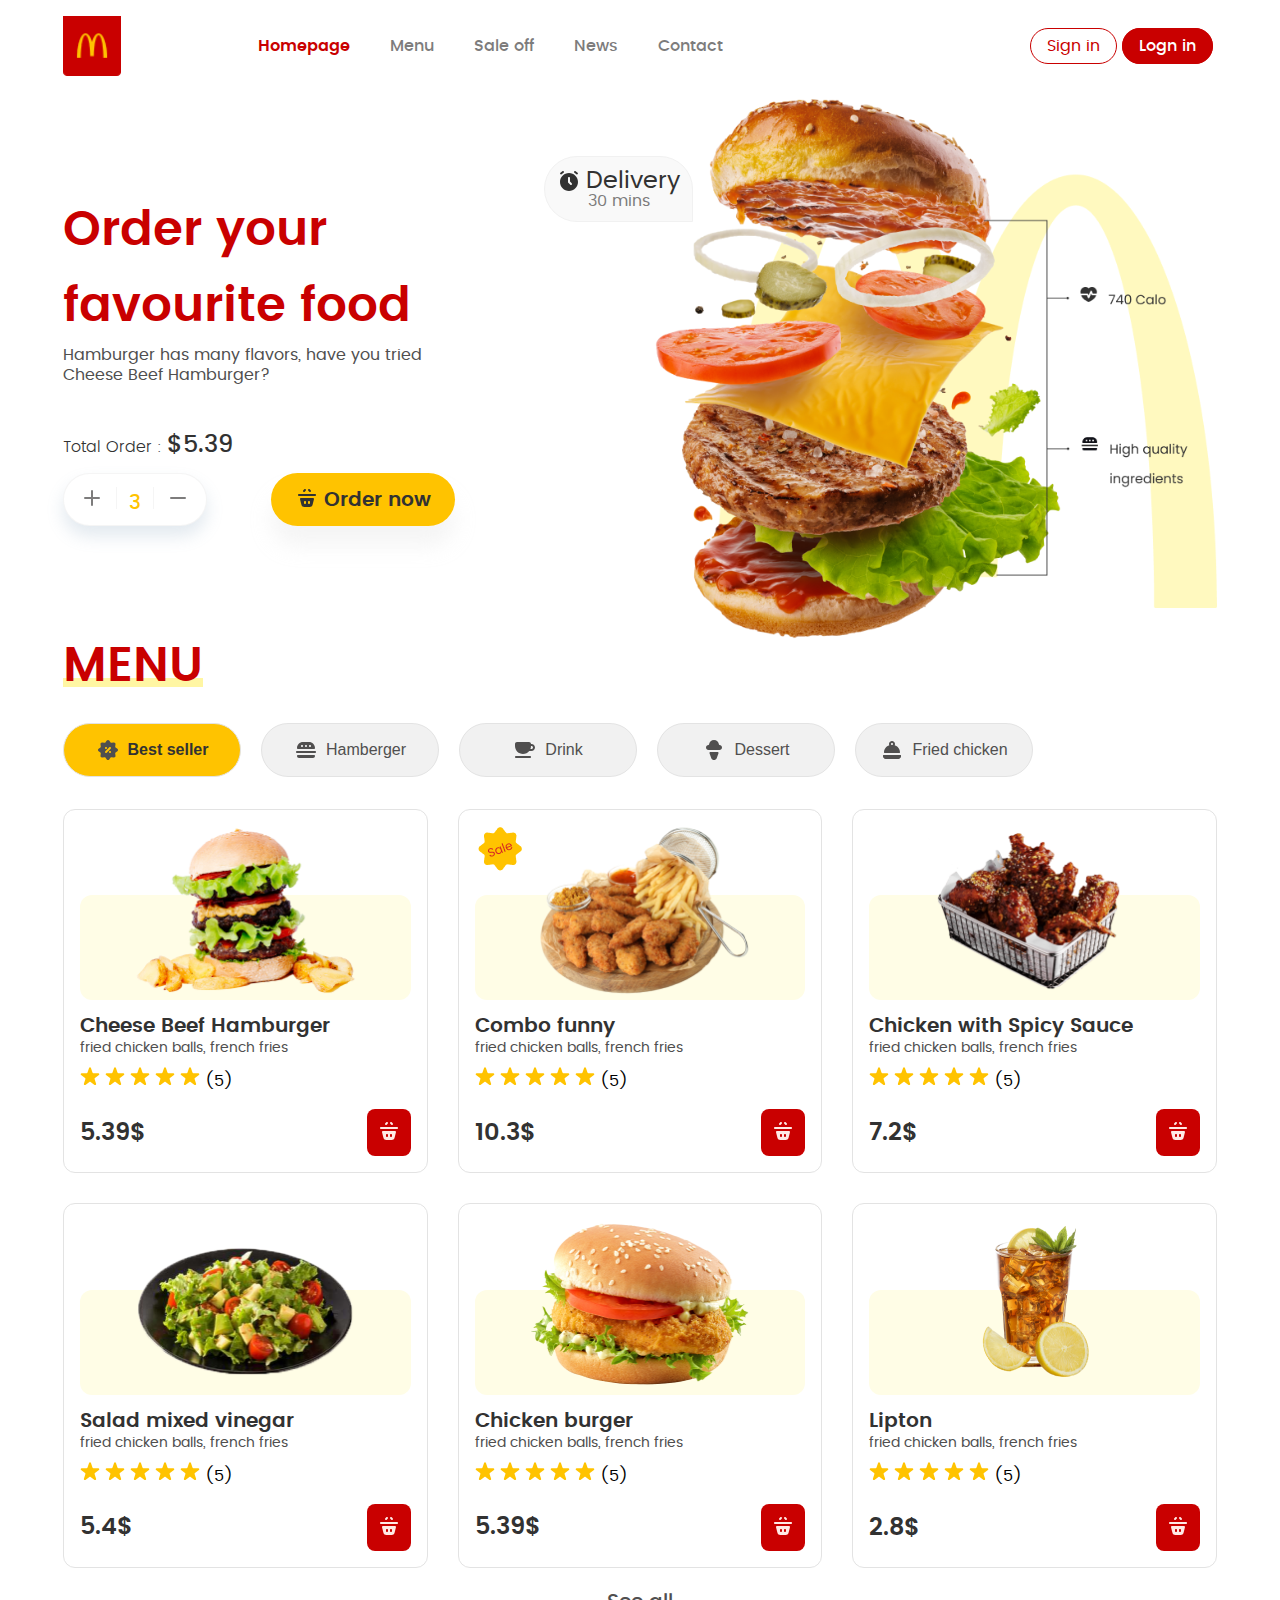
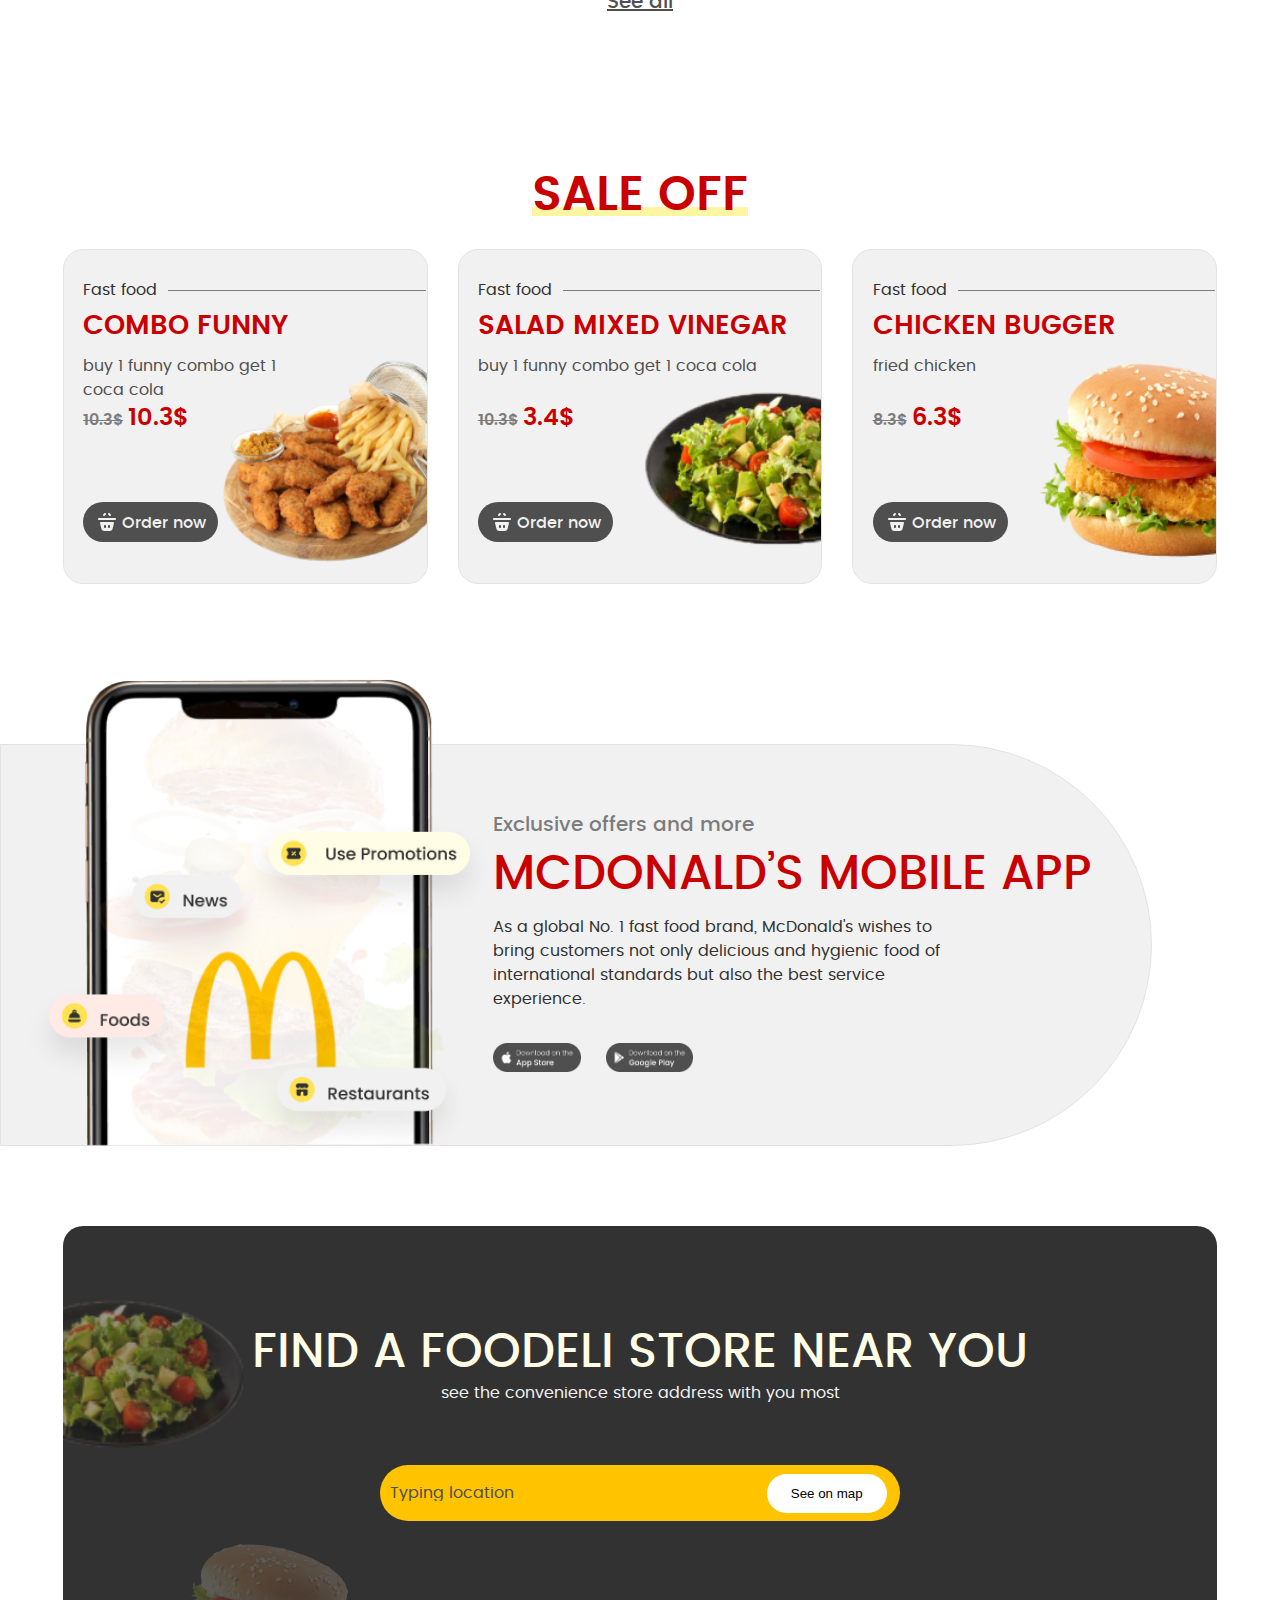
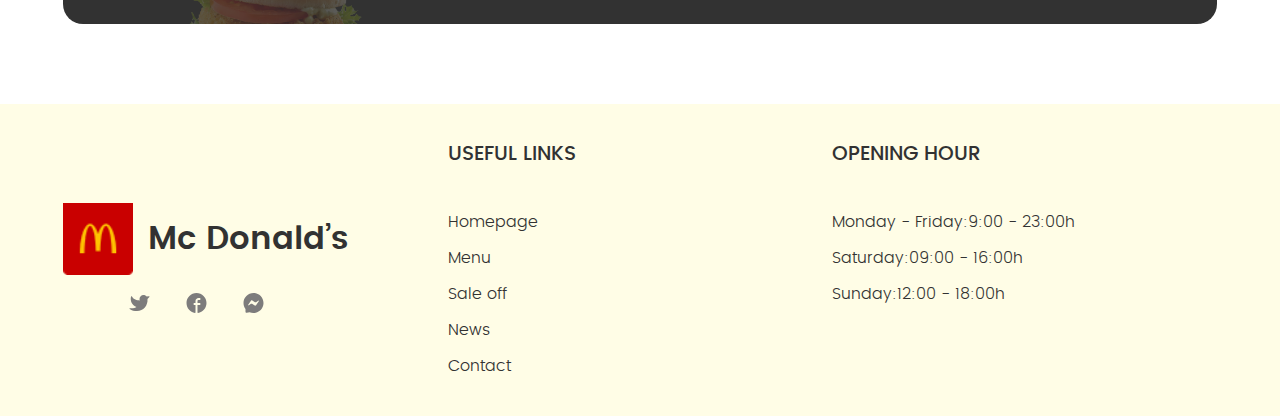
<file: Restaurant-project/index.html>
<!DOCTYPE html>
<html lang="en">
<head>
    <meta charset="UTF-8">
    <meta name="viewport" content="width=device-width, initial-scale=1.0">
    <title>Document</title>
    <link rel="stylesheet" href="css/style.css">
    <link rel="stylesheet" href="css/media.css">
</head>
<body>

    <header class="main_header">
        <div class="container_site">
            <div class="navgation">
               <img src="img/lgo.png" alt="">
              <ul>
                <li>
                    <a href="">Homepage</a>
                </li>
                <li>
                    <a href="">Menu</a>
                </li>
                <li>
                    <a href="">Sale off</a>
                </li>
                <li>
                    <a href="">News</a>
                </li>
                <li>
                    <a href="">Contact</a>
                </li>
              </ul>
              <div class="link_navgation">
                <a href="#">Sign in</a>
                <a href="#">Logn in</a>
              </div>
              <div class="menu_icon">
                <input type="checkbox" id="input_menu" hidden>
                <label for="input_menu">
                    <svg xmlns="http://www.w3.org/2000/svg" width="35" height="35" viewBox="0 0 35 35" fill="none">
                        <path d="M2.91675 20.4166C2.91675 19.6112 3.56967 18.9583 4.37508 18.9583H30.6251C31.4305 18.9583 32.0834 19.6112 32.0834 20.4166C32.0834 21.2221 31.4305 21.875 30.6251 21.875H4.37508C3.56967 21.875 2.91675 21.2221 2.91675 20.4166Z" fill="#504F4F"/>
                        <path fill-rule="evenodd" clip-rule="evenodd" d="M4.375 14.5833C4.375 9.75082 8.29251 5.83331 13.125 5.83331H21.875C26.7075 5.83331 30.625 9.75082 30.625 14.5833C30.625 15.3887 29.9721 16.0416 29.1667 16.0416H5.83333C5.02792 16.0416 4.375 15.3887 4.375 14.5833ZM13.125 11.6666C13.125 12.4721 12.4721 13.125 11.6667 13.125C10.8613 13.125 10.2083 12.4721 10.2083 11.6666C10.2083 10.8612 10.8613 10.2083 11.6667 10.2083C12.4721 10.2083 13.125 10.8612 13.125 11.6666ZM17.5 13.125C18.3054 13.125 18.9583 12.4721 18.9583 11.6666C18.9583 10.8612 18.3054 10.2083 17.5 10.2083C16.6946 10.2083 16.0417 10.8612 16.0417 11.6666C16.0417 12.4721 16.6946 13.125 17.5 13.125ZM24.7917 11.6666C24.7917 12.4721 24.1388 13.125 23.3333 13.125C22.5279 13.125 21.875 12.4721 21.875 11.6666C21.875 10.8612 22.5279 10.2083 23.3333 10.2083C24.1388 10.2083 24.7917 10.8612 24.7917 11.6666Z" fill="#504F4F"/>
                        <path d="M30.625 26.25C30.625 27.8608 29.3192 29.1666 27.7083 29.1666H7.29167C5.68083 29.1666 4.375 27.8608 4.375 26.25C4.375 25.4446 5.02792 24.7916 5.83333 24.7916H29.1667C29.9721 24.7916 30.625 25.4446 30.625 26.25Z" fill="#504F4F"/>
                      </svg>

                      <svg id="close_icon" class="w-6 h-6 text-gray-800 dark:text-white"  width="35" height="35" aria-hidden="true" xmlns="http://www.w3.org/2000/svg" fill="none" viewBox="0 0 14 14">
                        <path stroke="currentColor" stroke-linecap="round" stroke-linejoin="round" stroke-width="2" d="m1 1 6 6m0 0 6 6M7 7l6-6M7 7l-6 6"/>
                      </svg>
                </label>
                <ul class="nav_menu_sidbar">
                    <li>
                        <a href="">Homepage</a>
                    </li>
                    <li>
                        <a href="">Menu</a>
                    </li>
                    <li>
                        <a href="">Sale off</a>
                    </li>
                    <li>
                        <a href="">News</a>
                    </li>
                    <li>
                        <a href="">Contact</a>
                    </li>
                  </ul>
              </div>
            </div>
            <div class="header_bottom">
                <div class="content_left_header_bottom">
                    <h1>Order your favourite food</h1>
                    <p>Hamburger has many flavors, have you tried Cheese Beef Hamburger?</p>
                    <div class="order_food order_food_desktop">
                        <div class="text_price_order_food">
                            <span>Total Order :</span>
                            <span>$5.39</span>
                        </div>
                        <div class="action_order">
                            <div class="button_action_order">
                                <button>
                                    <svg xmlns="http://www.w3.org/2000/svg" width="24" height="24" viewBox="0 0 24 24" fill="none">
                                        <path d="M12 5V19" stroke="#7D7C7C" stroke-width="2" stroke-linecap="round" stroke-linejoin="round"/>
                                        <path d="M5 12H19" stroke="#7D7C7C" stroke-width="2" stroke-linecap="round" stroke-linejoin="round"/>
                                      </svg>
                                </button>
                                <span>3</span>
                                <button>
                                    <svg xmlns="http://www.w3.org/2000/svg" width="24" height="24" viewBox="0 0 24 24" fill="none">
                                        <path d="M5 12H19" stroke="#7D7C7C" stroke-width="2" stroke-linecap="round" stroke-linejoin="round"/>
                                      </svg>
                                </button>
                            </div>
                            <button>
                                <svg xmlns="http://www.w3.org/2000/svg" width="24" height="24" viewBox="0 0 24 24" fill="none">
                                    <path fill-rule="evenodd" clip-rule="evenodd" d="M5.9963 12C5.344 12 4.86633 12.6144 5.02717 13.2466L6.42488 18.7398C6.76319 20.0693 7.96032 21 9.33225 21H14.6652C16.0383 21 17.2362 20.0678 17.5734 18.7367L18.9644 13.2456C19.1245 12.6137 18.6469 12 17.9951 12H5.9963ZM9 16C9 15.4477 9.44771 15 10 15C10.5523 15 11 15.4477 11 16V17C11 17.5523 10.5523 18 10 18C9.44771 18 9 17.5523 9 17V16ZM13 16C13 15.4477 13.4477 15 14 15C14.5523 15 15 15.4477 15 16V17C15 17.5523 14.5523 18 14 18C13.4477 18 13 17.5523 13 17V16Z" fill="#323232"/>
                                    <path d="M3 9C3 8.44772 3.44772 8 4 8H20C20.5523 8 21 8.44772 21 9C21 9.55228 20.5523 10 20 10H4C3.44772 10 3 9.55228 3 9Z" fill="#323232"/>
                                    <path fill-rule="evenodd" clip-rule="evenodd" d="M10.7071 4.70711C11.0976 4.31658 11.0976 3.68342 10.7071 3.29289C10.3166 2.90237 9.68342 2.90237 9.29289 3.29289L8.29289 4.29289C7.90237 4.68342 7.90237 5.31658 8.29289 5.70711C8.68342 6.09763 9.31658 6.09763 9.70711 5.70711L10.7071 4.70711ZM13.2929 4.70711C12.9024 4.31658 12.9024 3.68342 13.2929 3.29289C13.6834 2.90237 14.3166 2.90237 14.7071 3.29289L15.7071 4.29289C16.0976 4.68342 16.0976 5.31658 15.7071 5.70711C15.3166 6.09763 14.6834 6.09763 14.2929 5.70711L13.2929 4.70711Z" fill="#323232"/>
                                  </svg>
                                  Order now
                            </button>
                        </div>
                    </div>
                </div>
                <div class="content_right_header_bottom">
                    <img src="img/Group 15.png" alt="">
                    <div class="fixed_box_delivery">
                        <div>
                            <svg xmlns="http://www.w3.org/2000/svg" width="24" height="24" viewBox="0 0 24 24" fill="none">
                                <path fill-rule="evenodd" clip-rule="evenodd" d="M3 13C3 8.02944 7.02944 4 12 4C16.9706 4 21 8.02944 21 13C21 17.9706 16.9706 22 12 22C7.02944 22 3 17.9706 3 13ZM13 9C13 8.44772 12.5523 8 12 8C11.4477 8 11 8.44772 11 9V13C11 13.2652 11.1054 13.5196 11.2929 13.7071L13.2929 15.7071C13.6834 16.0976 14.3166 16.0976 14.7071 15.7071C15.0976 15.3166 15.0976 14.6834 14.7071 14.2929L13 12.5858V9Z" fill="#323232"/>
                                <path d="M4.60006 5.30006C4.15823 5.63143 3.53143 5.54189 3.20006 5.10006C2.86869 4.65823 2.95823 4.03143 3.40006 3.70006L5.40006 2.20006C5.84189 1.86869 6.46869 1.95823 6.80006 2.40006C7.13143 2.84189 7.04189 3.46869 6.60006 3.80006L4.60006 5.30006Z" fill="#323232"/>
                                <path d="M18.6001 2.20018C18.1582 1.86881 17.5314 1.95835 17.2001 2.40018C16.8687 2.842 16.9582 3.46881 17.4001 3.80018L19.4001 5.30018C19.8419 5.63155 20.4687 5.542 20.8001 5.10018C21.1314 4.65835 21.0419 4.03155 20.6001 3.70018L18.6001 2.20018Z" fill="#323232"/>
                              </svg>
                              <span>Delivery</span>
                        </div>
                        <span> 30 mins</span>
                    </div>
                    <div class="order_food order_food_mobile">
                        <div class="text_price_order_food">
                            <span>Total Order :</span>
                            <span>$5.39</span>
                        </div>
                        <div class="action_order">
                            <div class="button_action_order">
                                <button>
                                    <svg xmlns="http://www.w3.org/2000/svg" width="24" height="24" viewBox="0 0 24 24" fill="none">
                                        <path d="M12 5V19" stroke="#7D7C7C" stroke-width="2" stroke-linecap="round" stroke-linejoin="round"/>
                                        <path d="M5 12H19" stroke="#7D7C7C" stroke-width="2" stroke-linecap="round" stroke-linejoin="round"/>
                                      </svg>
                                </button>
                                <span>3</span>
                                <button>
                                    <svg xmlns="http://www.w3.org/2000/svg" width="24" height="24" viewBox="0 0 24 24" fill="none">
                                        <path d="M5 12H19" stroke="#7D7C7C" stroke-width="2" stroke-linecap="round" stroke-linejoin="round"/>
                                      </svg>
                                </button>
                            </div>
                            <button>
                                <svg xmlns="http://www.w3.org/2000/svg" width="24" height="24" viewBox="0 0 24 24" fill="none">
                                    <path fill-rule="evenodd" clip-rule="evenodd" d="M5.9963 12C5.344 12 4.86633 12.6144 5.02717 13.2466L6.42488 18.7398C6.76319 20.0693 7.96032 21 9.33225 21H14.6652C16.0383 21 17.2362 20.0678 17.5734 18.7367L18.9644 13.2456C19.1245 12.6137 18.6469 12 17.9951 12H5.9963ZM9 16C9 15.4477 9.44771 15 10 15C10.5523 15 11 15.4477 11 16V17C11 17.5523 10.5523 18 10 18C9.44771 18 9 17.5523 9 17V16ZM13 16C13 15.4477 13.4477 15 14 15C14.5523 15 15 15.4477 15 16V17C15 17.5523 14.5523 18 14 18C13.4477 18 13 17.5523 13 17V16Z" fill="#323232"/>
                                    <path d="M3 9C3 8.44772 3.44772 8 4 8H20C20.5523 8 21 8.44772 21 9C21 9.55228 20.5523 10 20 10H4C3.44772 10 3 9.55228 3 9Z" fill="#323232"/>
                                    <path fill-rule="evenodd" clip-rule="evenodd" d="M10.7071 4.70711C11.0976 4.31658 11.0976 3.68342 10.7071 3.29289C10.3166 2.90237 9.68342 2.90237 9.29289 3.29289L8.29289 4.29289C7.90237 4.68342 7.90237 5.31658 8.29289 5.70711C8.68342 6.09763 9.31658 6.09763 9.70711 5.70711L10.7071 4.70711ZM13.2929 4.70711C12.9024 4.31658 12.9024 3.68342 13.2929 3.29289C13.6834 2.90237 14.3166 2.90237 14.7071 3.29289L15.7071 4.29289C16.0976 4.68342 16.0976 5.31658 15.7071 5.70711C15.3166 6.09763 14.6834 6.09763 14.2929 5.70711L13.2929 4.70711Z" fill="#323232"/>
                                  </svg>
                                  Order now
                            </button>
                        </div>
                    </div>
                </div>
            </div>
        </div>
    </header>

    <main>
        <div class="section_food">
            <div class="container_site">
                <div class="row_title_section_food">
                    <h4>
                        Menu
                        <div class="line_bottom_row_title"></div>
                    </h4>
                </div>
                <div class="row_button_category">
                    <button class="button_active_category">
                        <svg xmlns="http://www.w3.org/2000/svg" width="24" height="24" viewBox="0 0 24 24" fill="none">
                            <path fill-rule="evenodd" clip-rule="evenodd" d="M13.2193 2.60795C12.607 1.80052 11.3932 1.80052 10.781 2.60795L9.40692 4.42007C9.18858 4.70802 8.83187 4.85577 8.47387 4.80655L6.22093 4.49678C5.21707 4.35876 4.35876 5.21707 4.49678 6.22092L4.80655 8.47387C4.85577 8.83187 4.70802 9.18858 4.42007 9.40692L2.60795 10.781C1.80052 11.3932 1.80052 12.607 2.60795 13.2193L4.42007 14.5933C4.70802 14.8116 4.85577 15.1683 4.80655 15.5263L4.49678 17.7793C4.35876 18.7831 5.21707 19.6415 6.22092 19.5034L8.47387 19.1937C8.83187 19.1444 9.18858 19.2922 9.40691 19.5801L10.781 21.3923C11.3932 22.1997 12.607 22.1997 13.2193 21.3923L14.5933 19.5801C14.8116 19.2922 15.1683 19.1444 15.5263 19.1937L17.7793 19.5034C18.7831 19.6415 19.6415 18.7831 19.5034 17.7793L19.1937 15.5263C19.1444 15.1683 19.2922 14.8116 19.5801 14.5933L21.3923 13.2193C22.1997 12.607 22.1997 11.3932 21.3923 10.781L19.5801 9.40692C19.2922 9.18858 19.1444 8.83187 19.1937 8.47387L19.5034 6.22092C19.6415 5.21707 18.7831 4.35876 17.7793 4.49678L15.5263 4.80655C15.1683 4.85577 14.8116 4.70802 14.5933 4.42007L13.2193 2.60795ZM14.7071 9.2929C14.3166 8.90237 13.6834 8.90237 13.2929 9.2929L9.29289 13.2929C8.90237 13.6834 8.90237 14.3166 9.29289 14.7071C9.68342 15.0976 10.3166 15.0976 10.7071 14.7071L14.7071 10.7071C15.0976 10.3166 15.0976 9.68342 14.7071 9.2929ZM10 11C9.44772 11 9 10.5523 9 10C9 9.44772 9.44772 9 10 9C10.5523 9 11 9.44772 11 10C11 10.5523 10.5523 11 10 11ZM14 15C14.5523 15 15 14.5523 15 14C15 13.4477 14.5523 13 14 13C13.4477 13 13 13.4477 13 14C13 14.5523 13.4477 15 14 15Z" fill="#504F4F"/>
                          </svg>
                          <span>Best seller</span>
                    </button>
                    <button>
                        <svg xmlns="http://www.w3.org/2000/svg" width="24" height="24" viewBox="0 0 24 24" fill="none">
                            <path d="M2 14C2 13.4477 2.44772 13 3 13H21C21.5523 13 22 13.4477 22 14C22 14.5523 21.5523 15 21 15H3C2.44772 15 2 14.5523 2 14Z" fill="#504F4F"/>
                            <path fill-rule="evenodd" clip-rule="evenodd" d="M3 10C3 6.68629 5.68629 4 9 4H15C18.3137 4 21 6.68629 21 10C21 10.5523 20.5523 11 20 11H4C3.44772 11 3 10.5523 3 10ZM9 8C9 8.55228 8.55228 9 8 9C7.44772 9 7 8.55228 7 8C7 7.44772 7.44772 7 8 7C8.55228 7 9 7.44772 9 8ZM12 9C12.5523 9 13 8.55228 13 8C13 7.44772 12.5523 7 12 7C11.4477 7 11 7.44772 11 8C11 8.55228 11.4477 9 12 9ZM17 8C17 8.55228 16.5523 9 16 9C15.4477 9 15 8.55228 15 8C15 7.44772 15.4477 7 16 7C16.5523 7 17 7.44772 17 8Z" fill="#504F4F"/>
                            <path d="M21 18C21 19.1046 20.1046 20 19 20H5C3.89543 20 3 19.1046 3 18C3 17.4477 3.44772 17 4 17H20C20.5523 17 21 17.4477 21 18Z" fill="#504F4F"/>
                          </svg>
                          <span>Hamberger</span>
                    </button>
                    <button>
                        <svg xmlns="http://www.w3.org/2000/svg" width="24" height="24" viewBox="0 0 24 24" fill="none">
                            <path d="M2 19C2 18.4477 2.44772 18 3 18H17C17.5523 18 18 18.4477 18 19C18 19.5523 17.5523 20 17 20H3C2.44772 20 2 19.5523 2 19Z" fill="#504F4F"/>
                            <path fill-rule="evenodd" clip-rule="evenodd" d="M4 4C2.89543 4 2 4.89543 2 6V8C2 12.4183 5.58172 16 10 16C12.5264 16 14.7793 14.8289 16.2454 13H18.5C20.433 13 22 11.433 22 9.5C22 7.567 20.433 6 18.5 6H18C18 4.89543 17.1046 4 16 4H4ZM18 8C18 9.0609 17.7935 10.0736 17.4185 11H18.5C19.3284 11 20 10.3284 20 9.5C20 8.67157 19.3284 8 18.5 8H18Z" fill="#504F4F"/>
                          </svg>
                          <span>Drink</span>
                    </button>
                    <button>
                        <svg xmlns="http://www.w3.org/2000/svg" width="24" height="24" viewBox="0 0 24 24" fill="none">
                            <path d="M7.50668 15.3511C7.26153 14.6974 7.74481 14 8.44301 14H15.557C16.2552 14 16.7385 14.6974 16.4933 15.3511L14.7023 20.1273C14.2799 21.2538 13.203 22 12 22C10.797 22 9.72017 21.2538 9.29777 20.1273L7.50668 15.3511Z" fill="#504F4F"/>
                            <path fill-rule="evenodd" clip-rule="evenodd" d="M16.9754 6.5007C17.0026 6.7755 17.2239 7 17.5 7C18.8807 7 20 8.11929 20 9.5C20 10.8807 18.8807 12 17.5 12H12H6.5C5.11929 12 4 10.8807 4 9.5C4 8.11929 5.11929 7 6.5 7C6.77614 7 6.99737 6.7755 7.02462 6.5007C7.27516 3.9737 9.40709 2 12 2C14.5929 2 16.7248 3.9737 16.9754 6.5007Z" fill="#504F4F"/>
                          </svg>
                          <span>Dessert</span>
                    </button>
                    <button>
                        <svg xmlns="http://www.w3.org/2000/svg" width="24" height="24" viewBox="0 0 24 24" fill="none">
                            <path d="M3 17.8C3 17.3582 3.35817 17 3.8 17H20.2C20.6418 17 21 17.3582 21 17.8C21 19.5673 19.5673 21 17.8 21H6.2C4.43269 21 3 19.5673 3 17.8Z" fill="#504F4F"/>
                            <path fill-rule="evenodd" clip-rule="evenodd" d="M3.8 17C3.35817 17 3 17.3582 3 17.8C3 19.5673 4.43269 21 6.2 21H17.8C19.5673 21 21 19.5673 21 17.8C21 17.3582 20.6418 17 20.2 17H3.8Z" fill="#504F4F"/>
                            <path fill-rule="evenodd" clip-rule="evenodd" d="M14.6785 7.35254C14.8842 6.94614 15 6.4866 15 6C15 4.34315 13.6569 3 12 3C10.3431 3 9 4.34315 9 6C9 6.4866 9.11585 6.94614 9.32147 7.35254C6.23647 8.32706 4 11.2119 4 14.619C4 14.8294 4.17056 15 4.38095 15H19.619C19.8294 15 20 14.8294 20 14.619C20 11.2119 17.7635 8.32706 14.6785 7.35254ZM13 6C13 6.55228 12.5523 7 12 7C11.4477 7 11 6.55228 11 6C11 5.44772 11.4477 5 12 5C12.5523 5 13 5.44772 13 6Z" fill="#504F4F"/>
                          </svg>
                          <span>Fried chicken</span>
                    </button>
                </div>
                <div class="row_grid_food_products">
                    <div class="item_food_grid">
                        <div class="img_item_food_grid">
                            <img src="img/2.png" alt="">
                            <div></div>
                        </div>
                        <div class="info_item_food_grid">
                            <h5>Cheese Beef Hamburger</h5>
                            <p>fried chicken balls, french fries</p>
                            <div class="score_item_food_grid">
                                <svg xmlns="http://www.w3.org/2000/svg" width="20" height="19" viewBox="0 0 20 19" fill="none">
                                    <path d="M9.04894 0.927052C9.3483 0.00574112 10.6517 0.00573993 10.9511 0.927051L12.4697 5.60081C12.6035 6.01284 12.9875 6.2918 13.4207 6.2918H18.335C19.3037 6.2918 19.7065 7.53141 18.9228 8.10081L14.947 10.9894C14.5966 11.244 14.4499 11.6954 14.5838 12.1074L16.1024 16.7812C16.4017 17.7025 15.3472 18.4686 14.5635 17.8992L10.5878 15.0106C10.2373 14.756 9.7627 14.756 9.41221 15.0106L5.43648 17.8992C4.65276 18.4686 3.59828 17.7025 3.89763 16.7812L5.41623 12.1074C5.55011 11.6954 5.40345 11.244 5.05296 10.9894L1.07722 8.10081C0.293507 7.53141 0.696283 6.2918 1.66501 6.2918H6.57929C7.01252 6.2918 7.39647 6.01284 7.53035 5.60081L9.04894 0.927052Z" fill="#FFC300"/>
                                  </svg>
                                <svg xmlns="http://www.w3.org/2000/svg" width="20" height="19" viewBox="0 0 20 19" fill="none">
                                    <path d="M9.04894 0.927052C9.3483 0.00574112 10.6517 0.00573993 10.9511 0.927051L12.4697 5.60081C12.6035 6.01284 12.9875 6.2918 13.4207 6.2918H18.335C19.3037 6.2918 19.7065 7.53141 18.9228 8.10081L14.947 10.9894C14.5966 11.244 14.4499 11.6954 14.5838 12.1074L16.1024 16.7812C16.4017 17.7025 15.3472 18.4686 14.5635 17.8992L10.5878 15.0106C10.2373 14.756 9.7627 14.756 9.41221 15.0106L5.43648 17.8992C4.65276 18.4686 3.59828 17.7025 3.89763 16.7812L5.41623 12.1074C5.55011 11.6954 5.40345 11.244 5.05296 10.9894L1.07722 8.10081C0.293507 7.53141 0.696283 6.2918 1.66501 6.2918H6.57929C7.01252 6.2918 7.39647 6.01284 7.53035 5.60081L9.04894 0.927052Z" fill="#FFC300"/>
                                  </svg>
                                <svg xmlns="http://www.w3.org/2000/svg" width="20" height="19" viewBox="0 0 20 19" fill="none">
                                    <path d="M9.04894 0.927052C9.3483 0.00574112 10.6517 0.00573993 10.9511 0.927051L12.4697 5.60081C12.6035 6.01284 12.9875 6.2918 13.4207 6.2918H18.335C19.3037 6.2918 19.7065 7.53141 18.9228 8.10081L14.947 10.9894C14.5966 11.244 14.4499 11.6954 14.5838 12.1074L16.1024 16.7812C16.4017 17.7025 15.3472 18.4686 14.5635 17.8992L10.5878 15.0106C10.2373 14.756 9.7627 14.756 9.41221 15.0106L5.43648 17.8992C4.65276 18.4686 3.59828 17.7025 3.89763 16.7812L5.41623 12.1074C5.55011 11.6954 5.40345 11.244 5.05296 10.9894L1.07722 8.10081C0.293507 7.53141 0.696283 6.2918 1.66501 6.2918H6.57929C7.01252 6.2918 7.39647 6.01284 7.53035 5.60081L9.04894 0.927052Z" fill="#FFC300"/>
                                  </svg>
                                <svg xmlns="http://www.w3.org/2000/svg" width="20" height="19" viewBox="0 0 20 19" fill="none">
                                    <path d="M9.04894 0.927052C9.3483 0.00574112 10.6517 0.00573993 10.9511 0.927051L12.4697 5.60081C12.6035 6.01284 12.9875 6.2918 13.4207 6.2918H18.335C19.3037 6.2918 19.7065 7.53141 18.9228 8.10081L14.947 10.9894C14.5966 11.244 14.4499 11.6954 14.5838 12.1074L16.1024 16.7812C16.4017 17.7025 15.3472 18.4686 14.5635 17.8992L10.5878 15.0106C10.2373 14.756 9.7627 14.756 9.41221 15.0106L5.43648 17.8992C4.65276 18.4686 3.59828 17.7025 3.89763 16.7812L5.41623 12.1074C5.55011 11.6954 5.40345 11.244 5.05296 10.9894L1.07722 8.10081C0.293507 7.53141 0.696283 6.2918 1.66501 6.2918H6.57929C7.01252 6.2918 7.39647 6.01284 7.53035 5.60081L9.04894 0.927052Z" fill="#FFC300"/>
                                  </svg>
                                <svg xmlns="http://www.w3.org/2000/svg" width="20" height="19" viewBox="0 0 20 19" fill="none">
                                    <path d="M9.04894 0.927052C9.3483 0.00574112 10.6517 0.00573993 10.9511 0.927051L12.4697 5.60081C12.6035 6.01284 12.9875 6.2918 13.4207 6.2918H18.335C19.3037 6.2918 19.7065 7.53141 18.9228 8.10081L14.947 10.9894C14.5966 11.244 14.4499 11.6954 14.5838 12.1074L16.1024 16.7812C16.4017 17.7025 15.3472 18.4686 14.5635 17.8992L10.5878 15.0106C10.2373 14.756 9.7627 14.756 9.41221 15.0106L5.43648 17.8992C4.65276 18.4686 3.59828 17.7025 3.89763 16.7812L5.41623 12.1074C5.55011 11.6954 5.40345 11.244 5.05296 10.9894L1.07722 8.10081C0.293507 7.53141 0.696283 6.2918 1.66501 6.2918H6.57929C7.01252 6.2918 7.39647 6.01284 7.53035 5.60081L9.04894 0.927052Z" fill="#FFC300"/>
                                  </svg>
                                  <span>(5)</span>
                            </div>
                            <div class="bottom_item_food_grid">
                                <span>5.39$</span>
                                <button>
                                    <svg xmlns="http://www.w3.org/2000/svg" width="24" height="24" viewBox="0 0 24 24" fill="none">
                                    <path fill-rule="evenodd" clip-rule="evenodd" d="M5.9963 12C5.344 12 4.86633 12.6144 5.02717 13.2466L6.42488 18.7398C6.76319 20.0693 7.96032 21 9.33225 21H14.6652C16.0383 21 17.2362 20.0678 17.5734 18.7367L18.9644 13.2456C19.1245 12.6137 18.6469 12 17.9951 12H5.9963ZM9 16C9 15.4477 9.44771 15 10 15C10.5523 15 11 15.4477 11 16V17C11 17.5523 10.5523 18 10 18C9.44771 18 9 17.5523 9 17V16ZM13 16C13 15.4477 13.4477 15 14 15C14.5523 15 15 15.4477 15 16V17C15 17.5523 14.5523 18 14 18C13.4477 18 13 17.5523 13 17V16Z" fill="#FFEAE6"/>
                                    <path d="M3 9C3 8.44772 3.44772 8 4 8H20C20.5523 8 21 8.44772 21 9C21 9.55228 20.5523 10 20 10H4C3.44772 10 3 9.55228 3 9Z" fill="#FFEAE6"/>
                                    <path fill-rule="evenodd" clip-rule="evenodd" d="M10.7071 4.70711C11.0976 4.31658 11.0976 3.68342 10.7071 3.29289C10.3166 2.90237 9.68342 2.90237 9.29289 3.29289L8.29289 4.29289C7.90237 4.68342 7.90237 5.31658 8.29289 5.70711C8.68342 6.09763 9.31658 6.09763 9.70711 5.70711L10.7071 4.70711ZM13.2929 4.70711C12.9024 4.31658 12.9024 3.68342 13.2929 3.29289C13.6834 2.90237 14.3166 2.90237 14.7071 3.29289L15.7071 4.29289C16.0976 4.68342 16.0976 5.31658 15.7071 5.70711C15.3166 6.09763 14.6834 6.09763 14.2929 5.70711L13.2929 4.70711Z" fill="#FFEAE6"/>
                                  </svg>
                                </button>
                            </div>
                        </div>
                    </div>
                    <div class="item_food_grid">
                        <div class="badge_discount">
                            <img src="img/Badge Discount (1).png" alt="">
                        </div>
                        <div class="img_item_food_grid">
                            
                            <img src="img/13 (1).png" alt="">
                            <div></div>
                        </div>
                        <div class="info_item_food_grid">
                            <h5>Combo funny</h5>
                            <p>fried chicken balls, french fries</p>
                            <div class="score_item_food_grid">
                                <svg xmlns="http://www.w3.org/2000/svg" width="20" height="19" viewBox="0 0 20 19" fill="none">
                                    <path d="M9.04894 0.927052C9.3483 0.00574112 10.6517 0.00573993 10.9511 0.927051L12.4697 5.60081C12.6035 6.01284 12.9875 6.2918 13.4207 6.2918H18.335C19.3037 6.2918 19.7065 7.53141 18.9228 8.10081L14.947 10.9894C14.5966 11.244 14.4499 11.6954 14.5838 12.1074L16.1024 16.7812C16.4017 17.7025 15.3472 18.4686 14.5635 17.8992L10.5878 15.0106C10.2373 14.756 9.7627 14.756 9.41221 15.0106L5.43648 17.8992C4.65276 18.4686 3.59828 17.7025 3.89763 16.7812L5.41623 12.1074C5.55011 11.6954 5.40345 11.244 5.05296 10.9894L1.07722 8.10081C0.293507 7.53141 0.696283 6.2918 1.66501 6.2918H6.57929C7.01252 6.2918 7.39647 6.01284 7.53035 5.60081L9.04894 0.927052Z" fill="#FFC300"/>
                                  </svg>
                                <svg xmlns="http://www.w3.org/2000/svg" width="20" height="19" viewBox="0 0 20 19" fill="none">
                                    <path d="M9.04894 0.927052C9.3483 0.00574112 10.6517 0.00573993 10.9511 0.927051L12.4697 5.60081C12.6035 6.01284 12.9875 6.2918 13.4207 6.2918H18.335C19.3037 6.2918 19.7065 7.53141 18.9228 8.10081L14.947 10.9894C14.5966 11.244 14.4499 11.6954 14.5838 12.1074L16.1024 16.7812C16.4017 17.7025 15.3472 18.4686 14.5635 17.8992L10.5878 15.0106C10.2373 14.756 9.7627 14.756 9.41221 15.0106L5.43648 17.8992C4.65276 18.4686 3.59828 17.7025 3.89763 16.7812L5.41623 12.1074C5.55011 11.6954 5.40345 11.244 5.05296 10.9894L1.07722 8.10081C0.293507 7.53141 0.696283 6.2918 1.66501 6.2918H6.57929C7.01252 6.2918 7.39647 6.01284 7.53035 5.60081L9.04894 0.927052Z" fill="#FFC300"/>
                                  </svg>
                                <svg xmlns="http://www.w3.org/2000/svg" width="20" height="19" viewBox="0 0 20 19" fill="none">
                                    <path d="M9.04894 0.927052C9.3483 0.00574112 10.6517 0.00573993 10.9511 0.927051L12.4697 5.60081C12.6035 6.01284 12.9875 6.2918 13.4207 6.2918H18.335C19.3037 6.2918 19.7065 7.53141 18.9228 8.10081L14.947 10.9894C14.5966 11.244 14.4499 11.6954 14.5838 12.1074L16.1024 16.7812C16.4017 17.7025 15.3472 18.4686 14.5635 17.8992L10.5878 15.0106C10.2373 14.756 9.7627 14.756 9.41221 15.0106L5.43648 17.8992C4.65276 18.4686 3.59828 17.7025 3.89763 16.7812L5.41623 12.1074C5.55011 11.6954 5.40345 11.244 5.05296 10.9894L1.07722 8.10081C0.293507 7.53141 0.696283 6.2918 1.66501 6.2918H6.57929C7.01252 6.2918 7.39647 6.01284 7.53035 5.60081L9.04894 0.927052Z" fill="#FFC300"/>
                                  </svg>
                                <svg xmlns="http://www.w3.org/2000/svg" width="20" height="19" viewBox="0 0 20 19" fill="none">
                                    <path d="M9.04894 0.927052C9.3483 0.00574112 10.6517 0.00573993 10.9511 0.927051L12.4697 5.60081C12.6035 6.01284 12.9875 6.2918 13.4207 6.2918H18.335C19.3037 6.2918 19.7065 7.53141 18.9228 8.10081L14.947 10.9894C14.5966 11.244 14.4499 11.6954 14.5838 12.1074L16.1024 16.7812C16.4017 17.7025 15.3472 18.4686 14.5635 17.8992L10.5878 15.0106C10.2373 14.756 9.7627 14.756 9.41221 15.0106L5.43648 17.8992C4.65276 18.4686 3.59828 17.7025 3.89763 16.7812L5.41623 12.1074C5.55011 11.6954 5.40345 11.244 5.05296 10.9894L1.07722 8.10081C0.293507 7.53141 0.696283 6.2918 1.66501 6.2918H6.57929C7.01252 6.2918 7.39647 6.01284 7.53035 5.60081L9.04894 0.927052Z" fill="#FFC300"/>
                                  </svg>
                                <svg xmlns="http://www.w3.org/2000/svg" width="20" height="19" viewBox="0 0 20 19" fill="none">
                                    <path d="M9.04894 0.927052C9.3483 0.00574112 10.6517 0.00573993 10.9511 0.927051L12.4697 5.60081C12.6035 6.01284 12.9875 6.2918 13.4207 6.2918H18.335C19.3037 6.2918 19.7065 7.53141 18.9228 8.10081L14.947 10.9894C14.5966 11.244 14.4499 11.6954 14.5838 12.1074L16.1024 16.7812C16.4017 17.7025 15.3472 18.4686 14.5635 17.8992L10.5878 15.0106C10.2373 14.756 9.7627 14.756 9.41221 15.0106L5.43648 17.8992C4.65276 18.4686 3.59828 17.7025 3.89763 16.7812L5.41623 12.1074C5.55011 11.6954 5.40345 11.244 5.05296 10.9894L1.07722 8.10081C0.293507 7.53141 0.696283 6.2918 1.66501 6.2918H6.57929C7.01252 6.2918 7.39647 6.01284 7.53035 5.60081L9.04894 0.927052Z" fill="#FFC300"/>
                                  </svg>
                                  <span>(5)</span>
                            </div>
                            <div class="bottom_item_food_grid">
                                <span>10.3$</span>
                                <button>
                                    <svg xmlns="http://www.w3.org/2000/svg" width="24" height="24" viewBox="0 0 24 24" fill="none">
                                    <path fill-rule="evenodd" clip-rule="evenodd" d="M5.9963 12C5.344 12 4.86633 12.6144 5.02717 13.2466L6.42488 18.7398C6.76319 20.0693 7.96032 21 9.33225 21H14.6652C16.0383 21 17.2362 20.0678 17.5734 18.7367L18.9644 13.2456C19.1245 12.6137 18.6469 12 17.9951 12H5.9963ZM9 16C9 15.4477 9.44771 15 10 15C10.5523 15 11 15.4477 11 16V17C11 17.5523 10.5523 18 10 18C9.44771 18 9 17.5523 9 17V16ZM13 16C13 15.4477 13.4477 15 14 15C14.5523 15 15 15.4477 15 16V17C15 17.5523 14.5523 18 14 18C13.4477 18 13 17.5523 13 17V16Z" fill="#FFEAE6"/>
                                    <path d="M3 9C3 8.44772 3.44772 8 4 8H20C20.5523 8 21 8.44772 21 9C21 9.55228 20.5523 10 20 10H4C3.44772 10 3 9.55228 3 9Z" fill="#FFEAE6"/>
                                    <path fill-rule="evenodd" clip-rule="evenodd" d="M10.7071 4.70711C11.0976 4.31658 11.0976 3.68342 10.7071 3.29289C10.3166 2.90237 9.68342 2.90237 9.29289 3.29289L8.29289 4.29289C7.90237 4.68342 7.90237 5.31658 8.29289 5.70711C8.68342 6.09763 9.31658 6.09763 9.70711 5.70711L10.7071 4.70711ZM13.2929 4.70711C12.9024 4.31658 12.9024 3.68342 13.2929 3.29289C13.6834 2.90237 14.3166 2.90237 14.7071 3.29289L15.7071 4.29289C16.0976 4.68342 16.0976 5.31658 15.7071 5.70711C15.3166 6.09763 14.6834 6.09763 14.2929 5.70711L13.2929 4.70711Z" fill="#FFEAE6"/>
                                  </svg>
                                </button>
                            </div>
                        </div>
                    </div>
                    <div class="item_food_grid">
                        
                        <div class="img_item_food_grid">
                            
                            <img src="img/13 (2).png" alt="">
                            <div></div>
                        </div>
                        <div class="info_item_food_grid">
                            <h5>‌Chicken with Spicy Sauce</h5>
                            <p>fried chicken balls, french fries</p>
                            <div class="score_item_food_grid">
                                <svg xmlns="http://www.w3.org/2000/svg" width="20" height="19" viewBox="0 0 20 19" fill="none">
                                    <path d="M9.04894 0.927052C9.3483 0.00574112 10.6517 0.00573993 10.9511 0.927051L12.4697 5.60081C12.6035 6.01284 12.9875 6.2918 13.4207 6.2918H18.335C19.3037 6.2918 19.7065 7.53141 18.9228 8.10081L14.947 10.9894C14.5966 11.244 14.4499 11.6954 14.5838 12.1074L16.1024 16.7812C16.4017 17.7025 15.3472 18.4686 14.5635 17.8992L10.5878 15.0106C10.2373 14.756 9.7627 14.756 9.41221 15.0106L5.43648 17.8992C4.65276 18.4686 3.59828 17.7025 3.89763 16.7812L5.41623 12.1074C5.55011 11.6954 5.40345 11.244 5.05296 10.9894L1.07722 8.10081C0.293507 7.53141 0.696283 6.2918 1.66501 6.2918H6.57929C7.01252 6.2918 7.39647 6.01284 7.53035 5.60081L9.04894 0.927052Z" fill="#FFC300"/>
                                  </svg>
                                <svg xmlns="http://www.w3.org/2000/svg" width="20" height="19" viewBox="0 0 20 19" fill="none">
                                    <path d="M9.04894 0.927052C9.3483 0.00574112 10.6517 0.00573993 10.9511 0.927051L12.4697 5.60081C12.6035 6.01284 12.9875 6.2918 13.4207 6.2918H18.335C19.3037 6.2918 19.7065 7.53141 18.9228 8.10081L14.947 10.9894C14.5966 11.244 14.4499 11.6954 14.5838 12.1074L16.1024 16.7812C16.4017 17.7025 15.3472 18.4686 14.5635 17.8992L10.5878 15.0106C10.2373 14.756 9.7627 14.756 9.41221 15.0106L5.43648 17.8992C4.65276 18.4686 3.59828 17.7025 3.89763 16.7812L5.41623 12.1074C5.55011 11.6954 5.40345 11.244 5.05296 10.9894L1.07722 8.10081C0.293507 7.53141 0.696283 6.2918 1.66501 6.2918H6.57929C7.01252 6.2918 7.39647 6.01284 7.53035 5.60081L9.04894 0.927052Z" fill="#FFC300"/>
                                  </svg>
                                <svg xmlns="http://www.w3.org/2000/svg" width="20" height="19" viewBox="0 0 20 19" fill="none">
                                    <path d="M9.04894 0.927052C9.3483 0.00574112 10.6517 0.00573993 10.9511 0.927051L12.4697 5.60081C12.6035 6.01284 12.9875 6.2918 13.4207 6.2918H18.335C19.3037 6.2918 19.7065 7.53141 18.9228 8.10081L14.947 10.9894C14.5966 11.244 14.4499 11.6954 14.5838 12.1074L16.1024 16.7812C16.4017 17.7025 15.3472 18.4686 14.5635 17.8992L10.5878 15.0106C10.2373 14.756 9.7627 14.756 9.41221 15.0106L5.43648 17.8992C4.65276 18.4686 3.59828 17.7025 3.89763 16.7812L5.41623 12.1074C5.55011 11.6954 5.40345 11.244 5.05296 10.9894L1.07722 8.10081C0.293507 7.53141 0.696283 6.2918 1.66501 6.2918H6.57929C7.01252 6.2918 7.39647 6.01284 7.53035 5.60081L9.04894 0.927052Z" fill="#FFC300"/>
                                  </svg>
                                <svg xmlns="http://www.w3.org/2000/svg" width="20" height="19" viewBox="0 0 20 19" fill="none">
                                    <path d="M9.04894 0.927052C9.3483 0.00574112 10.6517 0.00573993 10.9511 0.927051L12.4697 5.60081C12.6035 6.01284 12.9875 6.2918 13.4207 6.2918H18.335C19.3037 6.2918 19.7065 7.53141 18.9228 8.10081L14.947 10.9894C14.5966 11.244 14.4499 11.6954 14.5838 12.1074L16.1024 16.7812C16.4017 17.7025 15.3472 18.4686 14.5635 17.8992L10.5878 15.0106C10.2373 14.756 9.7627 14.756 9.41221 15.0106L5.43648 17.8992C4.65276 18.4686 3.59828 17.7025 3.89763 16.7812L5.41623 12.1074C5.55011 11.6954 5.40345 11.244 5.05296 10.9894L1.07722 8.10081C0.293507 7.53141 0.696283 6.2918 1.66501 6.2918H6.57929C7.01252 6.2918 7.39647 6.01284 7.53035 5.60081L9.04894 0.927052Z" fill="#FFC300"/>
                                  </svg>
                                <svg xmlns="http://www.w3.org/2000/svg" width="20" height="19" viewBox="0 0 20 19" fill="none">
                                    <path d="M9.04894 0.927052C9.3483 0.00574112 10.6517 0.00573993 10.9511 0.927051L12.4697 5.60081C12.6035 6.01284 12.9875 6.2918 13.4207 6.2918H18.335C19.3037 6.2918 19.7065 7.53141 18.9228 8.10081L14.947 10.9894C14.5966 11.244 14.4499 11.6954 14.5838 12.1074L16.1024 16.7812C16.4017 17.7025 15.3472 18.4686 14.5635 17.8992L10.5878 15.0106C10.2373 14.756 9.7627 14.756 9.41221 15.0106L5.43648 17.8992C4.65276 18.4686 3.59828 17.7025 3.89763 16.7812L5.41623 12.1074C5.55011 11.6954 5.40345 11.244 5.05296 10.9894L1.07722 8.10081C0.293507 7.53141 0.696283 6.2918 1.66501 6.2918H6.57929C7.01252 6.2918 7.39647 6.01284 7.53035 5.60081L9.04894 0.927052Z" fill="#FFC300"/>
                                  </svg>
                                  <span>(5)</span>
                            </div>
                            <div class="bottom_item_food_grid">
                                <span>7.2$</span>
                                <button>
                                    <svg xmlns="http://www.w3.org/2000/svg" width="24" height="24" viewBox="0 0 24 24" fill="none">
                                    <path fill-rule="evenodd" clip-rule="evenodd" d="M5.9963 12C5.344 12 4.86633 12.6144 5.02717 13.2466L6.42488 18.7398C6.76319 20.0693 7.96032 21 9.33225 21H14.6652C16.0383 21 17.2362 20.0678 17.5734 18.7367L18.9644 13.2456C19.1245 12.6137 18.6469 12 17.9951 12H5.9963ZM9 16C9 15.4477 9.44771 15 10 15C10.5523 15 11 15.4477 11 16V17C11 17.5523 10.5523 18 10 18C9.44771 18 9 17.5523 9 17V16ZM13 16C13 15.4477 13.4477 15 14 15C14.5523 15 15 15.4477 15 16V17C15 17.5523 14.5523 18 14 18C13.4477 18 13 17.5523 13 17V16Z" fill="#FFEAE6"/>
                                    <path d="M3 9C3 8.44772 3.44772 8 4 8H20C20.5523 8 21 8.44772 21 9C21 9.55228 20.5523 10 20 10H4C3.44772 10 3 9.55228 3 9Z" fill="#FFEAE6"/>
                                    <path fill-rule="evenodd" clip-rule="evenodd" d="M10.7071 4.70711C11.0976 4.31658 11.0976 3.68342 10.7071 3.29289C10.3166 2.90237 9.68342 2.90237 9.29289 3.29289L8.29289 4.29289C7.90237 4.68342 7.90237 5.31658 8.29289 5.70711C8.68342 6.09763 9.31658 6.09763 9.70711 5.70711L10.7071 4.70711ZM13.2929 4.70711C12.9024 4.31658 12.9024 3.68342 13.2929 3.29289C13.6834 2.90237 14.3166 2.90237 14.7071 3.29289L15.7071 4.29289C16.0976 4.68342 16.0976 5.31658 15.7071 5.70711C15.3166 6.09763 14.6834 6.09763 14.2929 5.70711L13.2929 4.70711Z" fill="#FFEAE6"/>
                                  </svg>
                                </button>
                            </div>
                        </div>
                    </div>
                    <div class="item_food_grid">
                        
                        <div class="img_item_food_grid">
                            
                            <img src="img/20220905-113313 1.png" alt="">
                            <div></div>
                        </div>
                        <div class="info_item_food_grid">
                            <h5>‌Salad mixed vinegar</h5>
                            <p>fried chicken balls, french fries</p>
                            <div class="score_item_food_grid">
                                <svg xmlns="http://www.w3.org/2000/svg" width="20" height="19" viewBox="0 0 20 19" fill="none">
                                    <path d="M9.04894 0.927052C9.3483 0.00574112 10.6517 0.00573993 10.9511 0.927051L12.4697 5.60081C12.6035 6.01284 12.9875 6.2918 13.4207 6.2918H18.335C19.3037 6.2918 19.7065 7.53141 18.9228 8.10081L14.947 10.9894C14.5966 11.244 14.4499 11.6954 14.5838 12.1074L16.1024 16.7812C16.4017 17.7025 15.3472 18.4686 14.5635 17.8992L10.5878 15.0106C10.2373 14.756 9.7627 14.756 9.41221 15.0106L5.43648 17.8992C4.65276 18.4686 3.59828 17.7025 3.89763 16.7812L5.41623 12.1074C5.55011 11.6954 5.40345 11.244 5.05296 10.9894L1.07722 8.10081C0.293507 7.53141 0.696283 6.2918 1.66501 6.2918H6.57929C7.01252 6.2918 7.39647 6.01284 7.53035 5.60081L9.04894 0.927052Z" fill="#FFC300"/>
                                  </svg>
                                <svg xmlns="http://www.w3.org/2000/svg" width="20" height="19" viewBox="0 0 20 19" fill="none">
                                    <path d="M9.04894 0.927052C9.3483 0.00574112 10.6517 0.00573993 10.9511 0.927051L12.4697 5.60081C12.6035 6.01284 12.9875 6.2918 13.4207 6.2918H18.335C19.3037 6.2918 19.7065 7.53141 18.9228 8.10081L14.947 10.9894C14.5966 11.244 14.4499 11.6954 14.5838 12.1074L16.1024 16.7812C16.4017 17.7025 15.3472 18.4686 14.5635 17.8992L10.5878 15.0106C10.2373 14.756 9.7627 14.756 9.41221 15.0106L5.43648 17.8992C4.65276 18.4686 3.59828 17.7025 3.89763 16.7812L5.41623 12.1074C5.55011 11.6954 5.40345 11.244 5.05296 10.9894L1.07722 8.10081C0.293507 7.53141 0.696283 6.2918 1.66501 6.2918H6.57929C7.01252 6.2918 7.39647 6.01284 7.53035 5.60081L9.04894 0.927052Z" fill="#FFC300"/>
                                  </svg>
                                <svg xmlns="http://www.w3.org/2000/svg" width="20" height="19" viewBox="0 0 20 19" fill="none">
                                    <path d="M9.04894 0.927052C9.3483 0.00574112 10.6517 0.00573993 10.9511 0.927051L12.4697 5.60081C12.6035 6.01284 12.9875 6.2918 13.4207 6.2918H18.335C19.3037 6.2918 19.7065 7.53141 18.9228 8.10081L14.947 10.9894C14.5966 11.244 14.4499 11.6954 14.5838 12.1074L16.1024 16.7812C16.4017 17.7025 15.3472 18.4686 14.5635 17.8992L10.5878 15.0106C10.2373 14.756 9.7627 14.756 9.41221 15.0106L5.43648 17.8992C4.65276 18.4686 3.59828 17.7025 3.89763 16.7812L5.41623 12.1074C5.55011 11.6954 5.40345 11.244 5.05296 10.9894L1.07722 8.10081C0.293507 7.53141 0.696283 6.2918 1.66501 6.2918H6.57929C7.01252 6.2918 7.39647 6.01284 7.53035 5.60081L9.04894 0.927052Z" fill="#FFC300"/>
                                  </svg>
                                <svg xmlns="http://www.w3.org/2000/svg" width="20" height="19" viewBox="0 0 20 19" fill="none">
                                    <path d="M9.04894 0.927052C9.3483 0.00574112 10.6517 0.00573993 10.9511 0.927051L12.4697 5.60081C12.6035 6.01284 12.9875 6.2918 13.4207 6.2918H18.335C19.3037 6.2918 19.7065 7.53141 18.9228 8.10081L14.947 10.9894C14.5966 11.244 14.4499 11.6954 14.5838 12.1074L16.1024 16.7812C16.4017 17.7025 15.3472 18.4686 14.5635 17.8992L10.5878 15.0106C10.2373 14.756 9.7627 14.756 9.41221 15.0106L5.43648 17.8992C4.65276 18.4686 3.59828 17.7025 3.89763 16.7812L5.41623 12.1074C5.55011 11.6954 5.40345 11.244 5.05296 10.9894L1.07722 8.10081C0.293507 7.53141 0.696283 6.2918 1.66501 6.2918H6.57929C7.01252 6.2918 7.39647 6.01284 7.53035 5.60081L9.04894 0.927052Z" fill="#FFC300"/>
                                  </svg>
                                <svg xmlns="http://www.w3.org/2000/svg" width="20" height="19" viewBox="0 0 20 19" fill="none">
                                    <path d="M9.04894 0.927052C9.3483 0.00574112 10.6517 0.00573993 10.9511 0.927051L12.4697 5.60081C12.6035 6.01284 12.9875 6.2918 13.4207 6.2918H18.335C19.3037 6.2918 19.7065 7.53141 18.9228 8.10081L14.947 10.9894C14.5966 11.244 14.4499 11.6954 14.5838 12.1074L16.1024 16.7812C16.4017 17.7025 15.3472 18.4686 14.5635 17.8992L10.5878 15.0106C10.2373 14.756 9.7627 14.756 9.41221 15.0106L5.43648 17.8992C4.65276 18.4686 3.59828 17.7025 3.89763 16.7812L5.41623 12.1074C5.55011 11.6954 5.40345 11.244 5.05296 10.9894L1.07722 8.10081C0.293507 7.53141 0.696283 6.2918 1.66501 6.2918H6.57929C7.01252 6.2918 7.39647 6.01284 7.53035 5.60081L9.04894 0.927052Z" fill="#FFC300"/>
                                  </svg>
                                  <span>(5)</span>
                            </div>
                            <div class="bottom_item_food_grid">
                                <span>5.4$</span>
                                <button>
                                    <svg xmlns="http://www.w3.org/2000/svg" width="24" height="24" viewBox="0 0 24 24" fill="none">
                                    <path fill-rule="evenodd" clip-rule="evenodd" d="M5.9963 12C5.344 12 4.86633 12.6144 5.02717 13.2466L6.42488 18.7398C6.76319 20.0693 7.96032 21 9.33225 21H14.6652C16.0383 21 17.2362 20.0678 17.5734 18.7367L18.9644 13.2456C19.1245 12.6137 18.6469 12 17.9951 12H5.9963ZM9 16C9 15.4477 9.44771 15 10 15C10.5523 15 11 15.4477 11 16V17C11 17.5523 10.5523 18 10 18C9.44771 18 9 17.5523 9 17V16ZM13 16C13 15.4477 13.4477 15 14 15C14.5523 15 15 15.4477 15 16V17C15 17.5523 14.5523 18 14 18C13.4477 18 13 17.5523 13 17V16Z" fill="#FFEAE6"/>
                                    <path d="M3 9C3 8.44772 3.44772 8 4 8H20C20.5523 8 21 8.44772 21 9C21 9.55228 20.5523 10 20 10H4C3.44772 10 3 9.55228 3 9Z" fill="#FFEAE6"/>
                                    <path fill-rule="evenodd" clip-rule="evenodd" d="M10.7071 4.70711C11.0976 4.31658 11.0976 3.68342 10.7071 3.29289C10.3166 2.90237 9.68342 2.90237 9.29289 3.29289L8.29289 4.29289C7.90237 4.68342 7.90237 5.31658 8.29289 5.70711C8.68342 6.09763 9.31658 6.09763 9.70711 5.70711L10.7071 4.70711ZM13.2929 4.70711C12.9024 4.31658 12.9024 3.68342 13.2929 3.29289C13.6834 2.90237 14.3166 2.90237 14.7071 3.29289L15.7071 4.29289C16.0976 4.68342 16.0976 5.31658 15.7071 5.70711C15.3166 6.09763 14.6834 6.09763 14.2929 5.70711L13.2929 4.70711Z" fill="#FFEAE6"/>
                                  </svg>
                                </button>
                            </div>
                        </div>
                    </div>
                    <div class="item_food_grid">
                        
                        <div class="img_item_food_grid">
                            
                            <img src="img/burger_with_fried_chicken_2021_08_29_03_54_46_utc 1.png" alt="">
                            <div></div>
                        </div>
                        <div class="info_item_food_grid">
                            <h5>Chicken burger</h5>
                            <p>fried chicken balls, french fries</p>
                            <div class="score_item_food_grid">
                                <svg xmlns="http://www.w3.org/2000/svg" width="20" height="19" viewBox="0 0 20 19" fill="none">
                                    <path d="M9.04894 0.927052C9.3483 0.00574112 10.6517 0.00573993 10.9511 0.927051L12.4697 5.60081C12.6035 6.01284 12.9875 6.2918 13.4207 6.2918H18.335C19.3037 6.2918 19.7065 7.53141 18.9228 8.10081L14.947 10.9894C14.5966 11.244 14.4499 11.6954 14.5838 12.1074L16.1024 16.7812C16.4017 17.7025 15.3472 18.4686 14.5635 17.8992L10.5878 15.0106C10.2373 14.756 9.7627 14.756 9.41221 15.0106L5.43648 17.8992C4.65276 18.4686 3.59828 17.7025 3.89763 16.7812L5.41623 12.1074C5.55011 11.6954 5.40345 11.244 5.05296 10.9894L1.07722 8.10081C0.293507 7.53141 0.696283 6.2918 1.66501 6.2918H6.57929C7.01252 6.2918 7.39647 6.01284 7.53035 5.60081L9.04894 0.927052Z" fill="#FFC300"/>
                                  </svg>
                                <svg xmlns="http://www.w3.org/2000/svg" width="20" height="19" viewBox="0 0 20 19" fill="none">
                                    <path d="M9.04894 0.927052C9.3483 0.00574112 10.6517 0.00573993 10.9511 0.927051L12.4697 5.60081C12.6035 6.01284 12.9875 6.2918 13.4207 6.2918H18.335C19.3037 6.2918 19.7065 7.53141 18.9228 8.10081L14.947 10.9894C14.5966 11.244 14.4499 11.6954 14.5838 12.1074L16.1024 16.7812C16.4017 17.7025 15.3472 18.4686 14.5635 17.8992L10.5878 15.0106C10.2373 14.756 9.7627 14.756 9.41221 15.0106L5.43648 17.8992C4.65276 18.4686 3.59828 17.7025 3.89763 16.7812L5.41623 12.1074C5.55011 11.6954 5.40345 11.244 5.05296 10.9894L1.07722 8.10081C0.293507 7.53141 0.696283 6.2918 1.66501 6.2918H6.57929C7.01252 6.2918 7.39647 6.01284 7.53035 5.60081L9.04894 0.927052Z" fill="#FFC300"/>
                                  </svg>
                                <svg xmlns="http://www.w3.org/2000/svg" width="20" height="19" viewBox="0 0 20 19" fill="none">
                                    <path d="M9.04894 0.927052C9.3483 0.00574112 10.6517 0.00573993 10.9511 0.927051L12.4697 5.60081C12.6035 6.01284 12.9875 6.2918 13.4207 6.2918H18.335C19.3037 6.2918 19.7065 7.53141 18.9228 8.10081L14.947 10.9894C14.5966 11.244 14.4499 11.6954 14.5838 12.1074L16.1024 16.7812C16.4017 17.7025 15.3472 18.4686 14.5635 17.8992L10.5878 15.0106C10.2373 14.756 9.7627 14.756 9.41221 15.0106L5.43648 17.8992C4.65276 18.4686 3.59828 17.7025 3.89763 16.7812L5.41623 12.1074C5.55011 11.6954 5.40345 11.244 5.05296 10.9894L1.07722 8.10081C0.293507 7.53141 0.696283 6.2918 1.66501 6.2918H6.57929C7.01252 6.2918 7.39647 6.01284 7.53035 5.60081L9.04894 0.927052Z" fill="#FFC300"/>
                                  </svg>
                                <svg xmlns="http://www.w3.org/2000/svg" width="20" height="19" viewBox="0 0 20 19" fill="none">
                                    <path d="M9.04894 0.927052C9.3483 0.00574112 10.6517 0.00573993 10.9511 0.927051L12.4697 5.60081C12.6035 6.01284 12.9875 6.2918 13.4207 6.2918H18.335C19.3037 6.2918 19.7065 7.53141 18.9228 8.10081L14.947 10.9894C14.5966 11.244 14.4499 11.6954 14.5838 12.1074L16.1024 16.7812C16.4017 17.7025 15.3472 18.4686 14.5635 17.8992L10.5878 15.0106C10.2373 14.756 9.7627 14.756 9.41221 15.0106L5.43648 17.8992C4.65276 18.4686 3.59828 17.7025 3.89763 16.7812L5.41623 12.1074C5.55011 11.6954 5.40345 11.244 5.05296 10.9894L1.07722 8.10081C0.293507 7.53141 0.696283 6.2918 1.66501 6.2918H6.57929C7.01252 6.2918 7.39647 6.01284 7.53035 5.60081L9.04894 0.927052Z" fill="#FFC300"/>
                                  </svg>
                                <svg xmlns="http://www.w3.org/2000/svg" width="20" height="19" viewBox="0 0 20 19" fill="none">
                                    <path d="M9.04894 0.927052C9.3483 0.00574112 10.6517 0.00573993 10.9511 0.927051L12.4697 5.60081C12.6035 6.01284 12.9875 6.2918 13.4207 6.2918H18.335C19.3037 6.2918 19.7065 7.53141 18.9228 8.10081L14.947 10.9894C14.5966 11.244 14.4499 11.6954 14.5838 12.1074L16.1024 16.7812C16.4017 17.7025 15.3472 18.4686 14.5635 17.8992L10.5878 15.0106C10.2373 14.756 9.7627 14.756 9.41221 15.0106L5.43648 17.8992C4.65276 18.4686 3.59828 17.7025 3.89763 16.7812L5.41623 12.1074C5.55011 11.6954 5.40345 11.244 5.05296 10.9894L1.07722 8.10081C0.293507 7.53141 0.696283 6.2918 1.66501 6.2918H6.57929C7.01252 6.2918 7.39647 6.01284 7.53035 5.60081L9.04894 0.927052Z" fill="#FFC300"/>
                                  </svg>
                                  <span>(5)</span>
                            </div>
                            <div class="bottom_item_food_grid">
                                <span>5.39$</span>
                                <button>
                                    <svg xmlns="http://www.w3.org/2000/svg" width="24" height="24" viewBox="0 0 24 24" fill="none">
                                    <path fill-rule="evenodd" clip-rule="evenodd" d="M5.9963 12C5.344 12 4.86633 12.6144 5.02717 13.2466L6.42488 18.7398C6.76319 20.0693 7.96032 21 9.33225 21H14.6652C16.0383 21 17.2362 20.0678 17.5734 18.7367L18.9644 13.2456C19.1245 12.6137 18.6469 12 17.9951 12H5.9963ZM9 16C9 15.4477 9.44771 15 10 15C10.5523 15 11 15.4477 11 16V17C11 17.5523 10.5523 18 10 18C9.44771 18 9 17.5523 9 17V16ZM13 16C13 15.4477 13.4477 15 14 15C14.5523 15 15 15.4477 15 16V17C15 17.5523 14.5523 18 14 18C13.4477 18 13 17.5523 13 17V16Z" fill="#FFEAE6"/>
                                    <path d="M3 9C3 8.44772 3.44772 8 4 8H20C20.5523 8 21 8.44772 21 9C21 9.55228 20.5523 10 20 10H4C3.44772 10 3 9.55228 3 9Z" fill="#FFEAE6"/>
                                    <path fill-rule="evenodd" clip-rule="evenodd" d="M10.7071 4.70711C11.0976 4.31658 11.0976 3.68342 10.7071 3.29289C10.3166 2.90237 9.68342 2.90237 9.29289 3.29289L8.29289 4.29289C7.90237 4.68342 7.90237 5.31658 8.29289 5.70711C8.68342 6.09763 9.31658 6.09763 9.70711 5.70711L10.7071 4.70711ZM13.2929 4.70711C12.9024 4.31658 12.9024 3.68342 13.2929 3.29289C13.6834 2.90237 14.3166 2.90237 14.7071 3.29289L15.7071 4.29289C16.0976 4.68342 16.0976 5.31658 15.7071 5.70711C15.3166 6.09763 14.6834 6.09763 14.2929 5.70711L13.2929 4.70711Z" fill="#FFEAE6"/>
                                  </svg>
                                </button>
                            </div>
                        </div>
                    </div>
                    <div class="item_food_grid">
                        
                        <div class="img_item_food_grid">
                            
                            <img src="img/ice_tea_2021_11_30_16_48_46_utc 1.png" alt="">
                            <div></div>
                        </div>
                        <div class="info_item_food_grid">
                            <h5>Lipton</h5>
                            <p>fried chicken balls, french fries</p>
                            <div class="score_item_food_grid">
                                <svg xmlns="http://www.w3.org/2000/svg" width="20" height="19" viewBox="0 0 20 19" fill="none">
                                    <path d="M9.04894 0.927052C9.3483 0.00574112 10.6517 0.00573993 10.9511 0.927051L12.4697 5.60081C12.6035 6.01284 12.9875 6.2918 13.4207 6.2918H18.335C19.3037 6.2918 19.7065 7.53141 18.9228 8.10081L14.947 10.9894C14.5966 11.244 14.4499 11.6954 14.5838 12.1074L16.1024 16.7812C16.4017 17.7025 15.3472 18.4686 14.5635 17.8992L10.5878 15.0106C10.2373 14.756 9.7627 14.756 9.41221 15.0106L5.43648 17.8992C4.65276 18.4686 3.59828 17.7025 3.89763 16.7812L5.41623 12.1074C5.55011 11.6954 5.40345 11.244 5.05296 10.9894L1.07722 8.10081C0.293507 7.53141 0.696283 6.2918 1.66501 6.2918H6.57929C7.01252 6.2918 7.39647 6.01284 7.53035 5.60081L9.04894 0.927052Z" fill="#FFC300"/>
                                  </svg>
                                <svg xmlns="http://www.w3.org/2000/svg" width="20" height="19" viewBox="0 0 20 19" fill="none">
                                    <path d="M9.04894 0.927052C9.3483 0.00574112 10.6517 0.00573993 10.9511 0.927051L12.4697 5.60081C12.6035 6.01284 12.9875 6.2918 13.4207 6.2918H18.335C19.3037 6.2918 19.7065 7.53141 18.9228 8.10081L14.947 10.9894C14.5966 11.244 14.4499 11.6954 14.5838 12.1074L16.1024 16.7812C16.4017 17.7025 15.3472 18.4686 14.5635 17.8992L10.5878 15.0106C10.2373 14.756 9.7627 14.756 9.41221 15.0106L5.43648 17.8992C4.65276 18.4686 3.59828 17.7025 3.89763 16.7812L5.41623 12.1074C5.55011 11.6954 5.40345 11.244 5.05296 10.9894L1.07722 8.10081C0.293507 7.53141 0.696283 6.2918 1.66501 6.2918H6.57929C7.01252 6.2918 7.39647 6.01284 7.53035 5.60081L9.04894 0.927052Z" fill="#FFC300"/>
                                  </svg>
                                <svg xmlns="http://www.w3.org/2000/svg" width="20" height="19" viewBox="0 0 20 19" fill="none">
                                    <path d="M9.04894 0.927052C9.3483 0.00574112 10.6517 0.00573993 10.9511 0.927051L12.4697 5.60081C12.6035 6.01284 12.9875 6.2918 13.4207 6.2918H18.335C19.3037 6.2918 19.7065 7.53141 18.9228 8.10081L14.947 10.9894C14.5966 11.244 14.4499 11.6954 14.5838 12.1074L16.1024 16.7812C16.4017 17.7025 15.3472 18.4686 14.5635 17.8992L10.5878 15.0106C10.2373 14.756 9.7627 14.756 9.41221 15.0106L5.43648 17.8992C4.65276 18.4686 3.59828 17.7025 3.89763 16.7812L5.41623 12.1074C5.55011 11.6954 5.40345 11.244 5.05296 10.9894L1.07722 8.10081C0.293507 7.53141 0.696283 6.2918 1.66501 6.2918H6.57929C7.01252 6.2918 7.39647 6.01284 7.53035 5.60081L9.04894 0.927052Z" fill="#FFC300"/>
                                  </svg>
                                <svg xmlns="http://www.w3.org/2000/svg" width="20" height="19" viewBox="0 0 20 19" fill="none">
                                    <path d="M9.04894 0.927052C9.3483 0.00574112 10.6517 0.00573993 10.9511 0.927051L12.4697 5.60081C12.6035 6.01284 12.9875 6.2918 13.4207 6.2918H18.335C19.3037 6.2918 19.7065 7.53141 18.9228 8.10081L14.947 10.9894C14.5966 11.244 14.4499 11.6954 14.5838 12.1074L16.1024 16.7812C16.4017 17.7025 15.3472 18.4686 14.5635 17.8992L10.5878 15.0106C10.2373 14.756 9.7627 14.756 9.41221 15.0106L5.43648 17.8992C4.65276 18.4686 3.59828 17.7025 3.89763 16.7812L5.41623 12.1074C5.55011 11.6954 5.40345 11.244 5.05296 10.9894L1.07722 8.10081C0.293507 7.53141 0.696283 6.2918 1.66501 6.2918H6.57929C7.01252 6.2918 7.39647 6.01284 7.53035 5.60081L9.04894 0.927052Z" fill="#FFC300"/>
                                  </svg>
                                <svg xmlns="http://www.w3.org/2000/svg" width="20" height="19" viewBox="0 0 20 19" fill="none">
                                    <path d="M9.04894 0.927052C9.3483 0.00574112 10.6517 0.00573993 10.9511 0.927051L12.4697 5.60081C12.6035 6.01284 12.9875 6.2918 13.4207 6.2918H18.335C19.3037 6.2918 19.7065 7.53141 18.9228 8.10081L14.947 10.9894C14.5966 11.244 14.4499 11.6954 14.5838 12.1074L16.1024 16.7812C16.4017 17.7025 15.3472 18.4686 14.5635 17.8992L10.5878 15.0106C10.2373 14.756 9.7627 14.756 9.41221 15.0106L5.43648 17.8992C4.65276 18.4686 3.59828 17.7025 3.89763 16.7812L5.41623 12.1074C5.55011 11.6954 5.40345 11.244 5.05296 10.9894L1.07722 8.10081C0.293507 7.53141 0.696283 6.2918 1.66501 6.2918H6.57929C7.01252 6.2918 7.39647 6.01284 7.53035 5.60081L9.04894 0.927052Z" fill="#FFC300"/>
                                  </svg>
                                  <span>(5)</span>
                            </div>
                            <div class="bottom_item_food_grid">
                                <span>2.8$</span>
                                <button>
                                    <svg xmlns="http://www.w3.org/2000/svg" width="24" height="24" viewBox="0 0 24 24" fill="none">
                                    <path fill-rule="evenodd" clip-rule="evenodd" d="M5.9963 12C5.344 12 4.86633 12.6144 5.02717 13.2466L6.42488 18.7398C6.76319 20.0693 7.96032 21 9.33225 21H14.6652C16.0383 21 17.2362 20.0678 17.5734 18.7367L18.9644 13.2456C19.1245 12.6137 18.6469 12 17.9951 12H5.9963ZM9 16C9 15.4477 9.44771 15 10 15C10.5523 15 11 15.4477 11 16V17C11 17.5523 10.5523 18 10 18C9.44771 18 9 17.5523 9 17V16ZM13 16C13 15.4477 13.4477 15 14 15C14.5523 15 15 15.4477 15 16V17C15 17.5523 14.5523 18 14 18C13.4477 18 13 17.5523 13 17V16Z" fill="#FFEAE6"/>
                                    <path d="M3 9C3 8.44772 3.44772 8 4 8H20C20.5523 8 21 8.44772 21 9C21 9.55228 20.5523 10 20 10H4C3.44772 10 3 9.55228 3 9Z" fill="#FFEAE6"/>
                                    <path fill-rule="evenodd" clip-rule="evenodd" d="M10.7071 4.70711C11.0976 4.31658 11.0976 3.68342 10.7071 3.29289C10.3166 2.90237 9.68342 2.90237 9.29289 3.29289L8.29289 4.29289C7.90237 4.68342 7.90237 5.31658 8.29289 5.70711C8.68342 6.09763 9.31658 6.09763 9.70711 5.70711L10.7071 4.70711ZM13.2929 4.70711C12.9024 4.31658 12.9024 3.68342 13.2929 3.29289C13.6834 2.90237 14.3166 2.90237 14.7071 3.29289L15.7071 4.29289C16.0976 4.68342 16.0976 5.31658 15.7071 5.70711C15.3166 6.09763 14.6834 6.09763 14.2929 5.70711L13.2929 4.70711Z" fill="#FFEAE6"/>
                                  </svg>
                                </button>
                            </div>
                        </div>
                    </div>
                   
                </div>
                <div class="see_all_food">
                    <a href="#">See all</a>
                </div>
            </div>
        </div>
        <div class="section_off">
            <div class="container_site">
                <div class="row_title_section_food ">
                    <h4>
                        Sale off
                        <div class="line_bottom_row_title"></div>
                    </h4>
                </div>
                <div class="grid_foods_off">
                    <div class="item_food_off">
                        <div class="title_sm_item_food_off">
                            <span>Fast food</span>
                            <span></span>
                        </div>
                        <div class="row_info_food_off">

                            <div class="left_item_food_off">
    
                                <h6>Combo funny</h6>
                                <p>buy 1 funny combo get 1 coca cola</p>
                                <div class="price_off">
                                    <del>10.3$</del>
                                    <span>10.3$</span>
                                </div>
                                <button>
                                    <svg xmlns="http://www.w3.org/2000/svg" width="24" height="24" viewBox="0 0 24 24" fill="none">
                                        <path fill-rule="evenodd" clip-rule="evenodd" d="M5.9963 12C5.344 12 4.86633 12.6144 5.02717 13.2466L6.42488 18.7398C6.76319 20.0693 7.96032 21 9.33225 21H14.6652C16.0383 21 17.2362 20.0678 17.5734 18.7367L18.9644 13.2456C19.1245 12.6137 18.6469 12 17.9951 12H5.9963ZM9 16C9 15.4477 9.44771 15 10 15C10.5523 15 11 15.4477 11 16V17C11 17.5523 10.5523 18 10 18C9.44771 18 9 17.5523 9 17V16ZM13 16C13 15.4477 13.4477 15 14 15C14.5523 15 15 15.4477 15 16V17C15 17.5523 14.5523 18 14 18C13.4477 18 13 17.5523 13 17V16Z" fill="#F1F1F1"/>
                                        <path d="M3 9C3 8.44772 3.44772 8 4 8H20C20.5523 8 21 8.44772 21 9C21 9.55228 20.5523 10 20 10H4C3.44772 10 3 9.55228 3 9Z" fill="#F1F1F1"/>
                                        <path fill-rule="evenodd" clip-rule="evenodd" d="M10.7071 4.70711C11.0976 4.31658 11.0976 3.68342 10.7071 3.29289C10.3166 2.90237 9.68342 2.90237 9.29289 3.29289L8.29289 4.29289C7.90237 4.68342 7.90237 5.31658 8.29289 5.70711C8.68342 6.09763 9.31658 6.09763 9.70711 5.70711L10.7071 4.70711ZM13.2929 4.70711C12.9024 4.31658 12.9024 3.68342 13.2929 3.29289C13.6834 2.90237 14.3166 2.90237 14.7071 3.29289L15.7071 4.29289C16.0976 4.68342 16.0976 5.31658 15.7071 5.70711C15.3166 6.09763 14.6834 6.09763 14.2929 5.70711L13.2929 4.70711Z" fill="#F1F1F1"/>
                                      </svg>
                                      <span>
                                          Order now

                                      </span>
                                </button>
                            </div>
                            <div class="right_item_food_off">
                                <img src="img/13 (1).png" alt="">
                            </div>
                        </div>
                    </div>
                    <div class="item_food_off seconde_item_food_off">
                        <div class="title_sm_item_food_off">
                            <span>Fast food</span>
                            <span></span>
                        </div>
                        <div class="row_info_food_off">

                            <div class="left_item_food_off">
    
                                <h6>Salad mixed vinegar</h6>
                                <p>buy 1 funny combo get 1 coca cola</p>
                                <div class="price_off">
                                    <del>10.3$</del>
                                    <span>3.4$</span>
                                </div>
                                <button>
                                    <svg xmlns="http://www.w3.org/2000/svg" width="24" height="24" viewBox="0 0 24 24" fill="none">
                                        <path fill-rule="evenodd" clip-rule="evenodd" d="M5.9963 12C5.344 12 4.86633 12.6144 5.02717 13.2466L6.42488 18.7398C6.76319 20.0693 7.96032 21 9.33225 21H14.6652C16.0383 21 17.2362 20.0678 17.5734 18.7367L18.9644 13.2456C19.1245 12.6137 18.6469 12 17.9951 12H5.9963ZM9 16C9 15.4477 9.44771 15 10 15C10.5523 15 11 15.4477 11 16V17C11 17.5523 10.5523 18 10 18C9.44771 18 9 17.5523 9 17V16ZM13 16C13 15.4477 13.4477 15 14 15C14.5523 15 15 15.4477 15 16V17C15 17.5523 14.5523 18 14 18C13.4477 18 13 17.5523 13 17V16Z" fill="#F1F1F1"/>
                                        <path d="M3 9C3 8.44772 3.44772 8 4 8H20C20.5523 8 21 8.44772 21 9C21 9.55228 20.5523 10 20 10H4C3.44772 10 3 9.55228 3 9Z" fill="#F1F1F1"/>
                                        <path fill-rule="evenodd" clip-rule="evenodd" d="M10.7071 4.70711C11.0976 4.31658 11.0976 3.68342 10.7071 3.29289C10.3166 2.90237 9.68342 2.90237 9.29289 3.29289L8.29289 4.29289C7.90237 4.68342 7.90237 5.31658 8.29289 5.70711C8.68342 6.09763 9.31658 6.09763 9.70711 5.70711L10.7071 4.70711ZM13.2929 4.70711C12.9024 4.31658 12.9024 3.68342 13.2929 3.29289C13.6834 2.90237 14.3166 2.90237 14.7071 3.29289L15.7071 4.29289C16.0976 4.68342 16.0976 5.31658 15.7071 5.70711C15.3166 6.09763 14.6834 6.09763 14.2929 5.70711L13.2929 4.70711Z" fill="#F1F1F1"/>
                                      </svg>
                                      <span>
                                          Order now

                                      </span>
                                </button>
                            </div>
                            <div class="right_item_food_off">
                                <img src="img/20220905-113313 1.png" alt="">
                            </div>
                        </div>
                    </div>
                    <div class="item_food_off">
                        <div class="title_sm_item_food_off">
                            <span>Fast food</span>
                            <span></span>
                        </div>
                        <div class="row_info_food_off">

                            <div class="left_item_food_off">
    
                                <h6>CHICKEN BUGGER</h6>
                                <p>fried chicken</p>
                                <div class="price_off">
                                    <del>8.3$</del>
                                    <span>6.3$<span>
                                </div>
                                <button>
                                    <svg xmlns="http://www.w3.org/2000/svg" width="24" height="24" viewBox="0 0 24 24" fill="none">
                                        <path fill-rule="evenodd" clip-rule="evenodd" d="M5.9963 12C5.344 12 4.86633 12.6144 5.02717 13.2466L6.42488 18.7398C6.76319 20.0693 7.96032 21 9.33225 21H14.6652C16.0383 21 17.2362 20.0678 17.5734 18.7367L18.9644 13.2456C19.1245 12.6137 18.6469 12 17.9951 12H5.9963ZM9 16C9 15.4477 9.44771 15 10 15C10.5523 15 11 15.4477 11 16V17C11 17.5523 10.5523 18 10 18C9.44771 18 9 17.5523 9 17V16ZM13 16C13 15.4477 13.4477 15 14 15C14.5523 15 15 15.4477 15 16V17C15 17.5523 14.5523 18 14 18C13.4477 18 13 17.5523 13 17V16Z" fill="#F1F1F1"/>
                                        <path d="M3 9C3 8.44772 3.44772 8 4 8H20C20.5523 8 21 8.44772 21 9C21 9.55228 20.5523 10 20 10H4C3.44772 10 3 9.55228 3 9Z" fill="#F1F1F1"/>
                                        <path fill-rule="evenodd" clip-rule="evenodd" d="M10.7071 4.70711C11.0976 4.31658 11.0976 3.68342 10.7071 3.29289C10.3166 2.90237 9.68342 2.90237 9.29289 3.29289L8.29289 4.29289C7.90237 4.68342 7.90237 5.31658 8.29289 5.70711C8.68342 6.09763 9.31658 6.09763 9.70711 5.70711L10.7071 4.70711ZM13.2929 4.70711C12.9024 4.31658 12.9024 3.68342 13.2929 3.29289C13.6834 2.90237 14.3166 2.90237 14.7071 3.29289L15.7071 4.29289C16.0976 4.68342 16.0976 5.31658 15.7071 5.70711C15.3166 6.09763 14.6834 6.09763 14.2929 5.70711L13.2929 4.70711Z" fill="#F1F1F1"/>
                                      </svg>
                                      <span>
                                          Order now

                                      </span>
                                </button>
                            </div>
                            <div class="right_item_food_off">
                                <img src="img/burger_with_fried_chicken_2021_08_29_03_54_46_utc 1.png" alt="">
                            </div>
                        </div>
                    </div>
                </div>
            </div>
        </div>
        <div class="section_mobile_app">
            <div class="img_section_mobile_app">
                <img src="img/Group 22.png" alt="">
            </div>
            <div class="content_section_mobile_app">
                <h6>Exclusive offers and more</h6>
                <h4>MCDONALD’S MOBILE APP</h4>
                <p>As a global No. 1 fast food brand, McDonald's wishes to bring customers not only delicious and hygienic food of international standards but also the best service experience.</p>
                <div class="download_btn_app">
                    <a href="#">
                        <img src="img/ammount.png"  alt="">
                    </a>
                    <a href="#">
                        <img src="img/ammount (1).png"  alt="">
                    </a>
                </div>
            </div>
        </div>
        <div class="section_search_location">
            <div class="container_site">
                <div class="content_search_location">

                    <h6>FIND A FOODELI STORE NEAR YOU</h6>
                    <p>see the convenience store address with you most</p>
                    <form action="">
                        <input type="text" class="finish-outline" placeholder="Typing location">
                        <button type="submit">See on map</button>
                    </form>
                    <img src="img/location1.png"  alt="">
                    <img src="img/location2.png" alt="">
                </div>
            </div>
        </div>
    </main>

    <footer>
        <div class="container_site">
            <div class="grid_section_footer">
                <div class="info_site_footer">
                    <div class="logo_footer">
                        <img src="img/lgo.png" "  alt="">
                        <h6>Mc Donald’s</h6>
                    </div>
                    <ul>
                        <li><a href="#">
                            <svg xmlns="http://www.w3.org/2000/svg" width="25" height="24" viewBox="0 0 25 24" fill="none">
                            <path fill-rule="evenodd" clip-rule="evenodd" d="M20.5 8.00175C20.5 8.00117 20.5 8.00058 20.5 8C20.5 7.99994 20.5 7.99988 20.5 7.99982L22.375 5.97672C22.6807 5.64695 22.4058 5.11563 21.96 5.17458L19.6108 5.48528C18.8775 4.57926 17.7564 4 16.5 4C14.2909 4 12.5 5.79086 12.5 8C12.5 8.52744 12.6021 9.03104 12.7876 9.49212C9.79119 9.42205 6.58291 8.82913 4.96086 5.6154C4.76014 5.21773 4.18475 5.1947 4.05697 5.62143C2.88324 9.54144 4.94886 14.6347 9.49978 16C8.3645 17.11 5.44612 17.4114 3.05791 17.1927C2.59318 17.1502 2.30142 17.6796 2.66081 17.9773C4.66333 19.6361 7.44071 20 9.99986 20C16.4992 20 20.999 14.501 20.5 8.00175Z" fill="#7D7C7C"/>
                          </svg>
                        </a></li>
                        <li>
                            <a href="#">
                                <svg xmlns="http://www.w3.org/2000/svg" width="25" height="24" viewBox="0 0 25 24" fill="none">
                                    <path fill-rule="evenodd" clip-rule="evenodd" d="M22.5 12C22.5 16.9964 18.8357 21.1369 14.0479 21.8809C13.7558 21.9263 13.5 21.6942 13.5 21.3985V14H15.5C16.0523 14 16.5 13.5523 16.5 13C16.5 12.4477 16.0523 12 15.5 12H13.5V10C13.5 9.44772 13.9477 9 14.5 9H15.5C16.0523 9 16.5 8.55228 16.5 8C16.5 7.44772 16.0523 7 15.5 7H14.5C12.8431 7 11.5 8.34315 11.5 10V12H10.5C9.94772 12 9.5 12.4477 9.5 13C9.5 13.5523 9.94772 14 10.5 14H11.5V21.3985C11.5 21.6942 11.2442 21.9263 10.9521 21.8809C6.16427 21.1369 2.5 16.9964 2.5 12C2.5 6.47715 6.97715 2 12.5 2C18.0228 2 22.5 6.47715 22.5 12Z" fill="#7D7C7C"/>
                                  </svg>
                            </a>
                        </li>
                        <li>
                            <a href="#">
                                <svg xmlns="http://www.w3.org/2000/svg" width="25" height="24" viewBox="0 0 25 24" fill="none">
                                    <path fill-rule="evenodd" clip-rule="evenodd" d="M12.5 22C18.0228 22 22.5 17.5228 22.5 12C22.5 6.47715 18.0228 2 12.5 2C6.97715 2 2.5 6.47715 2.5 12C2.5 14.2512 3.24389 16.3287 4.49927 18L4.49977 20.7708C4.49989 21.4049 5.08261 21.8788 5.70344 21.7497L8.5 21.1679C9.72492 21.7031 11.0778 22 12.5 22ZM7.20509 13.707L9.95568 9.7776C10.2608 9.34174 10.8537 9.22109 11.3049 9.50307L13.9525 11.1578C14.2858 11.3661 14.7102 11.3599 15.0372 11.1419L17.2092 9.69385C17.3783 9.58113 17.6034 9.60343 17.7471 9.74711C17.8934 9.89337 17.9135 10.1235 17.7949 10.293L15.0443 14.2224C14.7392 14.6583 14.1463 14.7789 13.6951 14.4969L11.0475 12.8422C10.7142 12.6339 10.2898 12.6401 9.9628 12.8581L7.79077 14.3062C7.6217 14.4189 7.39657 14.3966 7.25289 14.2529C7.10663 14.1066 7.08647 13.8765 7.20509 13.707Z" fill="#7D7C7C"/>
                                  </svg>
                            </a>
                        </li>
                    </ul>
                </div>
                <div class="link_footer">
                    <h5>USEFUL LINKS</h5>
                    <ul>
                        <li><a href="#">Homepage</a></li>
                        <li><a href="#">Menu</a></li>
                        <li><a href="#">Sale off</a></li>
                        <li><a href="#">News</a></li>
                        <li><a href="#">Contact</a></li>
                    </ul>
                </div>
                <div class="link_footer">
                    <h5>OPENING HOUR</h5>
                    <ul>
                       <li>Monday - Friday:9:00 - 23:00h</li>
                       <li>Saturday:09:00 - 16:00h</li>
                       <li>Sunday:12:00 - 18:00h</li>
                    </ul>
                </div>
            </div>
        </div>
    </footer>
    
</body>
</html>
</file>
<file: Restaurant-project/css/style.css>
*{
    margin: 0;
    padding: 0;
    box-sizing: border-box;
}

body{
    font-family: poppins;
    overflow-x: hidden;
}

ul{
    list-style: none;
}
a{
    text-decoration: none;
}
@font-face {
    font-family: poppins;
    font-style: normal;
    font-weight: 900;
    src: url('../fonts/poppins/poppins-bold-webfont.woff') format('woff');
}
@font-face {
    font-family: poppins;
    font-style: normal;
    font-weight: 700;
    src: url('../fonts/poppins/poppins-bold-webfont.woff') format('woff');
}
@font-face {
    font-family: poppins;
    font-style: normal;
    font-weight: 500;
    src: url('../fonts/poppins/poppins-medium-webfont.woff') format('woff');
}
@font-face {
    font-family: poppins;
    font-style: normal;
    font-weight: 600;
    src: url('../fonts/poppins/poppins-semibold-webfont.woff') format('woff');
}
@font-face {
    font-family: poppins;
    font-style: normal;
    font-weight: 400;
    src: url('../fonts/poppins/poppins-regular-webfont.woff') format('woff');
}
@font-face {
    font-family: poppins;
    font-style: normal;
    font-weight: 300;
    src: url('../fonts/poppins/poppins-light-webfont.woff') format('woff');
}
:root{
    --color_fff:#fff;
    --color_C90000:#C90000;
    --color_7D7C7C:#7D7C7C;
    --color_504F4F:#504F4F;
    --color_323232:#323232;
    --color_FFC300:#FFC300;
    --color_FFF6A3:#FFF6A3;
    --color_E3E3E3:#E3E3E3;
    --color_F1F1F1:#F1F1F1;
    --color_FFFDE6:#FFFDE6;
    --color_rgb_241:rgba(241, 241, 241, 0.70);
    --color_rgb_241-040:rgba(241, 241, 241, 0.40);
    --color_rgb_122_144_176:rgba(112, 144, 176, 0.20);
}
img{
    width: 100%;
}
.text_danger{
    color: var(--color_C90000);
}

.main_header{
    margin-top: 1rem;
}

.container_site{
    max-width: 1170px;
    margin: 0 auto;
    padding: 0 0.5rem;
}
.navgation{
    display: grid;
    grid-template-columns: 58px 635px  187px;
    justify-content: space-between;
    align-items: center;
}
.navgation ul{
    display: flex;
    justify-content: flex-start;
    align-items: center;
    gap: 2.5rem;
}
.navgation ul li:first-child a{
    color: var(--color_C90000);
    font-weight: 600;
}
.navgation ul li:not(:first-child) a{
    color: var(--color_7D7C7C);
    font-weight: 500;
}
.navgation ul li a{

    font-weight: 500;
}
.link_navgation a{
    border: 1px solid var(--color_C90000);
    padding: 9px 16px;
    font-size: 16px;
    border-radius: 100px;
    -webkit-border-radius: 100px;
    -moz-border-radius: 100px;
    -ms-border-radius: 100px;
    -o-border-radius: 100px;

}
.link_navgation a:first-child{
    color: var(--color_C90000);
    font-weight: 400;
   
}
.link_navgation a:last-child{
    background-color: var(--color_C90000);
    color: var(--color_fff);
    font-weight: 500;
}
#close_icon{
    display: none;
    color: var(--color_504F4F);
}
.nav_menu_sidbar{
    flex-direction: column;
    position: fixed;
    left: 0;
    background-color:var(--color_fff);
    height: 100%;
    top: 0;
    padding: 1rem;
    width: 200px;
    z-index: 100;
    border-right: 2px solid var(--color_504F4F);
    transform: translateX(-384px);
    transition: all 250ms ease-out;
    -webkit-transition: all 250ms ease-out;
    -moz-transition: all 250ms ease-out;
    -ms-transition: all 250ms ease-out;
    -o-transition: all 250ms ease-out;
}
#input_menu:checked + label + ul{
    transform: translateX(0);
    -webkit-transform: translateX(0);
    -moz-transform: translateX(0);
    -ms-transform: translateX(0);
    -o-transform: translateX(0);
}
#input_menu:checked + label svg:first-child{
    display: none;
}
#input_menu:checked + label #close_icon{
    display: block;
}
.header_bottom{
    display: grid;
    grid-template-columns: repeat(2,1fr);
}
.content_left_header_bottom{
    align-self: center;
    width: 86%;
}
.content_right_header_bottom{
    position: relative;
}
.fixed_box_delivery{
    position: absolute;
    top: 5rem;
    left: -6rem;
    border-radius: 50px 50px 0 50px;
    border: 1px solid var(--color_F1F1F1);
    background-color: var(--color_rgb_241-040);
    padding: 12px;
    text-align: center;
    -webkit-border-radius: 50px 50px 0 50px;
    -moz-border-radius: 50px 50px 0 50px;
    -ms-border-radius: 50px 50px 0 50px;
    -o-border-radius: 50px 50px 0 50px;
}
.fixed_box_delivery div{
    display: flex;
    align-items: center;
}
.fixed_box_delivery > span{
   color: var(--color_7D7C7C);
   font-size: 16px;
   font-weight: 400;
}
.fixed_box_delivery div span{
    color: var(--color_323232);
    font-size: 24px;
    font-weight: 400;
    margin-left: 5px;
}
.content_left_header_bottom h1{
    color: var(--color_C90000);
    font-size: 48px;
    font-weight: 600;
    line-height: 76px;
}
.content_left_header_bottom p{
    color: var(--color_504F4F);
    font-size: 16px;
    font-weight: 400;
    line-height: 20px;
    max-width: 77%;
}
.order_food{
    margin-top: 3rem;
}
.text_price_order_food{
    color: var(--color_323232);
    margin-bottom: 1rem;
}
.text_price_order_food span:first-child{
   font-size: 16px;
   font-weight: 300;
}
.text_price_order_food span:last-child{
   font-size: 24px;
   font-weight: 500;
}
.action_order{
    display: flex;
    justify-content: space-between;
    max-width: 79%;

}
.button_action_order{
    max-width: 41%;
    gap: 12px;
    display: flex;
    align-items: center;
    justify-content: center;
    border: 1px solid var(--color_rgb_241);
    background-color: var(--color_fff);
    border-radius: 100px;
    padding: 8px 16px;
    box-shadow: 0 10px 17px 0 var(--color_rgb_122_144_176);
    -webkit-border-radius: 100px;
    -moz-border-radius: 100px;
    -ms-border-radius: 100px;
    -o-border-radius: 100px;
}
.button_action_order button{
   background-color: transparent;
   border: none;
}
.button_action_order span{
   color: var(--color_FFC300);
   font-size: 20px;
   font-weight: 500;
}
.button_action_order span::after,.button_action_order span::before{
    content: '';
    display: inline-block;
    width: 1px;
    height: 22px;
    background-color: var(--color_rgb_241);
     
}
.button_action_order span::after{
    margin-left: 12px;   
}
.button_action_order span::before{
    margin-right: 12px;   
}
.action_order > button{
    display: flex;
    justify-content: center;
    align-items: center;
    background-color: var(--color_FFC300);
    box-shadow: 0 20px 20px 0 var(--color_rgb_241);
    border: none;
    border-radius: 100px;
    padding: 16px 24px;
   font-family: poppins;
    color: var(--color_323232);
    font-size: 20px;
    font-weight: 600;
    -webkit-border-radius: 100px;
    -moz-border-radius: 100px;
    -ms-border-radius: 100px;
    -o-border-radius: 100px;
}
.action_order > button svg{
    margin-right: 5px;
    margin-top: -3px;

}
.row_title_section_food h4{
    position: relative;
    color: var(--color_C90000);
    font-size: 48px;
    font-weight: 600;
    text-transform: uppercase;
    width: max-content;
}
.line_bottom_row_title{
    width: 100%;
    height: 9px;
    background-color: var(--color_FFF6A3);
    position: absolute;
    top: 35px;
    z-index: -1;
}
.row_button_category{
    display: grid;
    grid-auto-columns: 178px;
    grid-auto-flow: column;
    overflow-x: auto;
    column-gap: 20px;
    margin-top: 32px;
}
.row_button_category button{
    display: flex;
    align-items: center;
    justify-content: center;
    border: 1px solid var(--color_E3E3E3);
    background-color: var(--color_F1F1F1);
    color: var(--color_504F4F);
    font-size: 16px;
    font-weight: 400;
    padding: 14px 20px;
    column-gap: 8px;
    border-radius: 100px;
    -webkit-border-radius: 100px;
    -moz-border-radius: 100px;
    -ms-border-radius: 100px;
    -o-border-radius: 100px;
}

.button_active_category{
    background-color: var(--color_FFC300) !important;
    color: var(--color_323232)  !important;
    font-weight: 600 !important;
}
.row_grid_food_products{
    display: grid;
    grid-template-columns: repeat(auto-fit,minmax(270px,1fr));
    justify-content: center;
    gap: 30px;
    margin-top: 32px;
}
.item_food_grid{
    border: 1px solid var(--color_E3E3E3);
    padding: 16px;
    border-radius: 12px;
    position: relative;
    -webkit-border-radius: 12px;
    -moz-border-radius: 12px;
    -ms-border-radius: 12px;
    -o-border-radius: 12px;
}
.badge_discount{
    width: 48px;
    position: absolute;
}
.img_item_food_grid{
    position: relative;
    text-align: center;
}
.img_item_food_grid img{
   max-width: 227px;
   max-height: 170px;
   object-fit: contain;
}
.img_item_food_grid  div{
    height: 105px;
    background-color: var(--color_FFFDE6);
    border-radius: 12px;
    position: absolute;
    width: 100%;
    bottom: -2px;
    z-index: -1;
}
.info_item_food_grid{
    margin-top: 18px;
}
.info_item_food_grid h5{
    font-size: 20px;
    color: var(--color_323232);
    font-weight: 600;
}
.info_item_food_grid p{
    font-size: 14px;
    color: var(--color_504F4F);
    font-weight: 400;
    margin-top: 5px;
}
.score_item_food_grid{
    margin: 12px 0 20px 0;
}
.bottom_item_food_grid{
    display: flex;
    align-items: center;
    justify-content: space-between;
}
.bottom_item_food_grid span{
   color: var(--color_323232);
   font-size: 24px;
   font-weight: 600;
}
.bottom_item_food_grid button{
   background-color: var(--color_C90000);
   border-radius: 8px;
   border: none;
   padding: 10px;
   -webkit-border-radius: 8px;
   -moz-border-radius: 8px;
   -ms-border-radius: 8px;
   -o-border-radius: 8px;
}
.see_all_food{
    margin-top: 1.5rem;
    text-align: center;
}
.see_all_food a{
    color: var(--color_504F4F);
    font-size: 20px;
    font-weight: 500;
    text-decoration: underline;
}
.section_off{
    margin-top: 10rem;
}
.section_off .row_title_section_food{
    display: flex;
    justify-content: center;
}
.grid_foods_off{
    display: grid;
    grid-template-columns: repeat(auto-fit,minmax(270px,1fr));
    gap: 30px;
    margin-top: 1.8rem
}
.item_food_off{
    /*width: 370px;
    */height: 335px;
    border: 1px solid var(--color_E3E3E3);
    background-color: var(--color_F1F1F1);
    padding: 2rem 0 2rem 1.2rem;
    border-radius: 20px;
    overflow: hidden;
    transition: all 250ms ease-in;
    cursor: pointer;
    -webkit-border-radius: 20px;
    -moz-border-radius: 20px;
    -ms-border-radius: 20px;
    -o-border-radius: 20px;
    -webkit-transition: all 250ms ease-in;
    -moz-transition: all 250ms ease-in;
    -ms-transition: all 250ms ease-in;
    -o-transition: all 250ms ease-in;
}
.item_food_off:hover{
    background-color: var(--color_C90000);
    transform: scale(1.1);
    -webkit-transform: scale(1.1);
    -moz-transform: scale(1.1);
    -ms-transform: scale(1.1);
    -o-transform: scale(1.1);
}
.item_food_off:hover .left_item_food_off h6{
    color: var(--color_FFC300);
}
.item_food_off:hover .left_item_food_off p,.item_food_off:hover .title_sm_item_food_off span:first-child,.item_food_off:hover .price_off del{
    color: var(--color_fff);
}

.item_food_off:hover .price_off span{
    color: var(--color_FFC300);
}
.item_food_off:hover .left_item_food_off button {
    color: var(--color_323232);
    background-color: var(--color_fff);
}
.item_food_off:hover .left_item_food_off button svg path{
    fill: var(--color_323232);
}
.row_info_food_off{
    display: flex;
}
.title_sm_item_food_off  {
    display: flex;
    align-items: center;
    column-gap: 11px;
}
.title_sm_item_food_off span:first-child {
   color: var(--color_323232);
   font-size: 16px;
   font-weight: 400;
}
.title_sm_item_food_off span:last-child {
    display: inline-block;
    width: 75%;
    background-color: var(--color_7D7C7C);
    height: 1px;
}
.left_item_food_off{
  width: 95%;
}
.left_item_food_off h6{
    color: var(--color_C90000);
    font-size: 27px;
    font-weight: 600;
    text-transform: uppercase;
    margin: 0.9rem 0;
    white-space: nowrap;
    transition: all 250ms ease-in;
}
.left_item_food_off p{
    color: var(--color_504F4F);
    font-size: 16px;
    font-weight: 400;
    line-height: 24px;
    height: 44px;
    transition: all 250ms ease-in;

    
}
.price_off del{
    color: var(--color_7D7C7C);
    font-size: 16px;
    font-weight: 600;
}
.price_off span{
    color: var(--color_C90000);
    font-size: 24px;
    font-weight: 600;
    margin-top: 0.5rem;
    display: inline-block;
}
.left_item_food_off button{
    background-color: var(--color_504F4F);
    color: var(--color_F1F1F1);
    font-size: 16px;
    font-weight: 500;
    border-radius: 20px;
    font-family: poppins;
    display: flex;
    align-items: center;
    column-gap: 3px;
    padding: 8px 12px;
    transition: all 250ms ease-in;
    border: none;
    margin-top: 4.5rem;
    -webkit-border-radius: 20px;
    -moz-border-radius: 20px;
    -ms-border-radius: 20px;
    -o-border-radius: 20px;
}
.left_item_food_off button span{
    height: 24px;
    line-height: 27px;
}
.right_item_food_off img{
   
    position: relative;
    top: 25%;
    right: 30%;
    max-width: 273px;
    max-height: 204px;
    width: 273px;
   
}
.seconde_item_food_off .right_item_food_off img{
    right: 55%;
}
.section_mobile_app{
    display: grid;
    grid-template-columns: 35% 60%;
    justify-content: flex-end;
    border: 1px solid var(--color_E3E3E3);
    background-color: var(--color_F1F1F1);
    border-radius: 0 500px 500px 0;
    max-width: 90%;
    margin-top: 10rem;
    -webkit-border-radius: 0 500px 500px 0;
    -moz-border-radius: 0 500px 500px 0;
    -ms-border-radius: 0 500px 500px 0;
    -o-border-radius: 0 500px 500px 0;
}
.img_section_mobile_app img{
    height: 100%;
    object-fit: cover;
    transform: scale(1.2);
    position: relative;
    max-width: 400px;
    top: -25px;
    -webkit-transform: scale(1.2);
    -moz-transform: scale(1.2);
    -ms-transform: scale(1.2);
    -o-transform: scale(1.2);
}
.content_section_mobile_app{
    padding: 2rem;
    justify-self: center;
    align-self: center;
}
.content_section_mobile_app h6{
    color: var(--color_7D7C7C);
    font-size: 20px;
    font-weight: 500;
}
.content_section_mobile_app h4{
    color: var(--color_C90000);
    font-size: 48px;
    font-weight: 500;
    margin: 1rem 0;
}
.content_section_mobile_app p{
    color: var(--color_323232);
    font-size: 16px;
    font-weight: 400;
    line-height: 24px;
    max-width: 77%;
}
.download_btn_app a{
    margin-top: 32px;
    width: 14%;
    display: inline-block;
}
.download_btn_app a:last-child{
   margin-left: 20px;
}

.content_search_location{
    position: relative;
    display: flex;
    flex-direction: column;
    align-items: center;
    justify-content: center;
    background-color: var(--color_323232);
    border-radius: 20px;
    margin-top: 5rem;
    height: 398px;
    -webkit-border-radius: 20px;
    -moz-border-radius: 20px;
    -ms-border-radius: 20px;
    -o-border-radius: 20px;
}
.content_search_location h6{
    color: var(--color_FFFDE6);
    font-size: 48px;
    font-weight: 500;
}
.content_search_location p{
    color: var(--color_F1F1F1);
    font-size: 16px;
    font-weight: 400;
    margin: 0.5rem 0 4rem 0;
}
.content_search_location form{
    position: relative;
    width: 45%;
    background-color: var(--color_FFC300);
    border-radius: 100px;
    padding: 0 10px;
    height: 56px;
    -webkit-border-radius: 100px;
    -moz-border-radius: 100px;
    -ms-border-radius: 100px;
    -o-border-radius: 100px;
}
.content_search_location form input{
    height: 100%;
    width: 100%;
    background-color: transparent;
    border: 0;
    font-size: 16px;
    font-weight: 400;
}
.content_search_location form input::placeholder{
    color: var(--color_504F4F);
    font-family: poppins;
}
.content_search_location form button{
    background-color: var(--color_fff);
    border-radius: 100px;
    padding: 12px 24px;
    border: 0;
    position: absolute;
    right: 13px;
    top: 15%;
    -webkit-border-radius: 100px;
    -moz-border-radius: 100px;
    -ms-border-radius: 100px;
    -o-border-radius: 100px;
}
.section_search_location img{
    max-width: 187px;
    object-fit: cover;
    position: absolute;
}
.section_search_location img:last-child{
    bottom: 0;
    left: 10%;
}
.section_search_location img:nth-child(4){
    top: 18%;
    left: 0;

}

footer{
    background-color: var(--color_FFFDE6);
    padding: 32px 0;
    margin-top: 5rem;
}
.grid_section_footer{
    display: grid;
    grid-template-columns: repeat(3,1fr);
}
.logo_footer {
    display: flex;
    align-items: center;
    gap: 15px;

}
.logo_footer img{
    max-width: 70px;
}
.logo_footer h6{
    color: var(--color_323232);
    font-size: 32px;
    font-weight: 600;
    white-space: nowrap;
}
.info_site_footer{
    align-self: center;
}
.info_site_footer ul{
    display: flex;
    justify-content: flex-start;
    gap: 2rem;
    padding-left: 4rem;
    margin-top: 1rem;
}
.link_footer h5{
    color: var(--color_323232);
    font-size: 20px;
    font-weight: 500;
    line-height: 36px;
    margin-bottom: 32px;
}
.link_footer ul li {
    color: var(--color_323232);
    font-size: 16px;
    font-weight: 300;
    line-height: 36px;
}
.link_footer ul li a{
    color: inherit;
}

.finish-outline:focus{
    outline: none;
}
</file>
<file: Restaurant-project/css/media.css>
@media (max-width:1042px){
    .action_order{
        max-width: 100%;
    }
    .section_search_location img{
        max-width: 105px;
    }
}

@media (max-width:999px){
    .content_search_location h6 {
        font-size: 32px;
    }
   .img_section_mobile_app{
    grid-row: 2;
    grid-column: 1 span;
    margin-top: 4rem;
}
   .img_section_mobile_app img{
   
       top: -17px;
}
   .content_section_mobile_app{
    grid-column: 2 span;

   }
   .content_section_mobile_app h4{
    font-size: 36px;
   }
   .content_section_mobile_app p{
    font-size: 15px;
   }
}
@media (max-width:882px){
    .header_bottom{
       margin-top: 2rem;
    }
    .fixed_box_delivery{
        top: -2rem;
        left: -10rem;
    }
}
@media (max-width:834px){
    .section_food{
        margin-top: 4rem;
    }
    .info_site_footer{
        grid-row: 2;
        grid-column: 2 span;
        justify-self: center;
        margin-top: 2rem;
    }
    .grid_section_footer{
        grid-template-columns: repeat(2,1fr);
    }
    .grid_section_footer .link_footer:nth-child(2){
        justify-self: center;
    }
    .content_search_location form{
        width: 93%;
    }
    .section_search_location img {
        max-width: 74px;
    }
    .navgation{
        grid-template-columns: repeat(3,auto);
    }
    .content_left_header_bottom h1{
        font-size: 43px;
        line-height: 50px;
    }
    .order_food {
        margin-top: 2rem;
    }
    .action_order{
        justify-content: flex-start;
        gap: 1.5rem;
    }
    .button_action_order {
        max-width: 54%;
        padding: 5px 10px;
        gap: 2px;
    }
    .action_order > button{
        padding: 16px;
        font-size: 14px;
    }
    .fixed_box_delivery{
        padding: 6px;
        top: -1rem;
        left: -5rem;
    }
    .fixed_box_delivery div span{
        font-size: 19px;
    }
    .navgation > ul{
        display: none;
    }
    .link_navgation{
        justify-self: center;
    }
    .menu_icon{
        justify-self: flex-end;
    }
    /* .row_grid_food_products{
        grid-template-columns: repeat(2,48%);
    } */
}

@media (min-width:835px){
    .menu_icon{
        display: none;
    }
}
@media (max-width:676px){
    .content_search_location h6 {
        font-size: 25px;
    }
    .content_search_location p {
        font-size: 13px;
    }
    .header_bottom{
        grid-template-columns: repeat(1,1fr);
    }
    .content_left_header_bottom{
        width: 100%;
        text-align: center;
    }
    .content_left_header_bottom p{
        max-width: 100%;
        margin: 1.5rem 0;
    }
    .order_food_desktop{
        display: none;
    }
    .order_food_mobile{
        margin-top: 3rem;
        display: flex;
        flex-direction: column;
        align-items: center;
    }
    .fixed_box_delivery {
        position: static;
        width: 30%;
    }
    .action_order > button{
        padding: 9px;
    }
    .action_order > button svg {
        font-size: 19px;
        margin-top: -2px;
    }
    .section_mobile_app{
        max-width: 100%;
        border-radius: 500px 500px 0 0;
        -webkit-border-radius: 500px 500px 0 0;
        -moz-border-radius: 500px 500px 0 0;
        -ms-border-radius: 500px 500px 0 0;
        -o-border-radius: 500px 500px 0 0;
    }
    .content_section_mobile_app{
        margin-top: 6rem;
        text-align: center;
    }
    .content_section_mobile_app p {
        max-width: 100%;
    }
    .img_section_mobile_app{
        grid-column: 2 span;
        justify-self: center;
    }
    .img_section_mobile_app img{
        max-width: 200px;
    }
    .img_section_mobile_app img{
        top: -13px;
 }
}
@media (min-width:677px){
   .order_food_mobile{
    display: none;
   }
}
@media (max-width:500px){
    /* .row_grid_food_products{
        grid-template-columns: repeat(1,100%);
    } */
}
@media (max-width:550px){
    .content_search_location form{
        height: 49px;
    }
    .content_search_location form input{
       font-size: 13px;
    }
    .content_search_location form button{
      top: 11%;
    }
    .content_search_location{
        text-align: center;
    }
    .section_search_location img:nth-child(4){
        top: 7%;
    }
}
</file>
